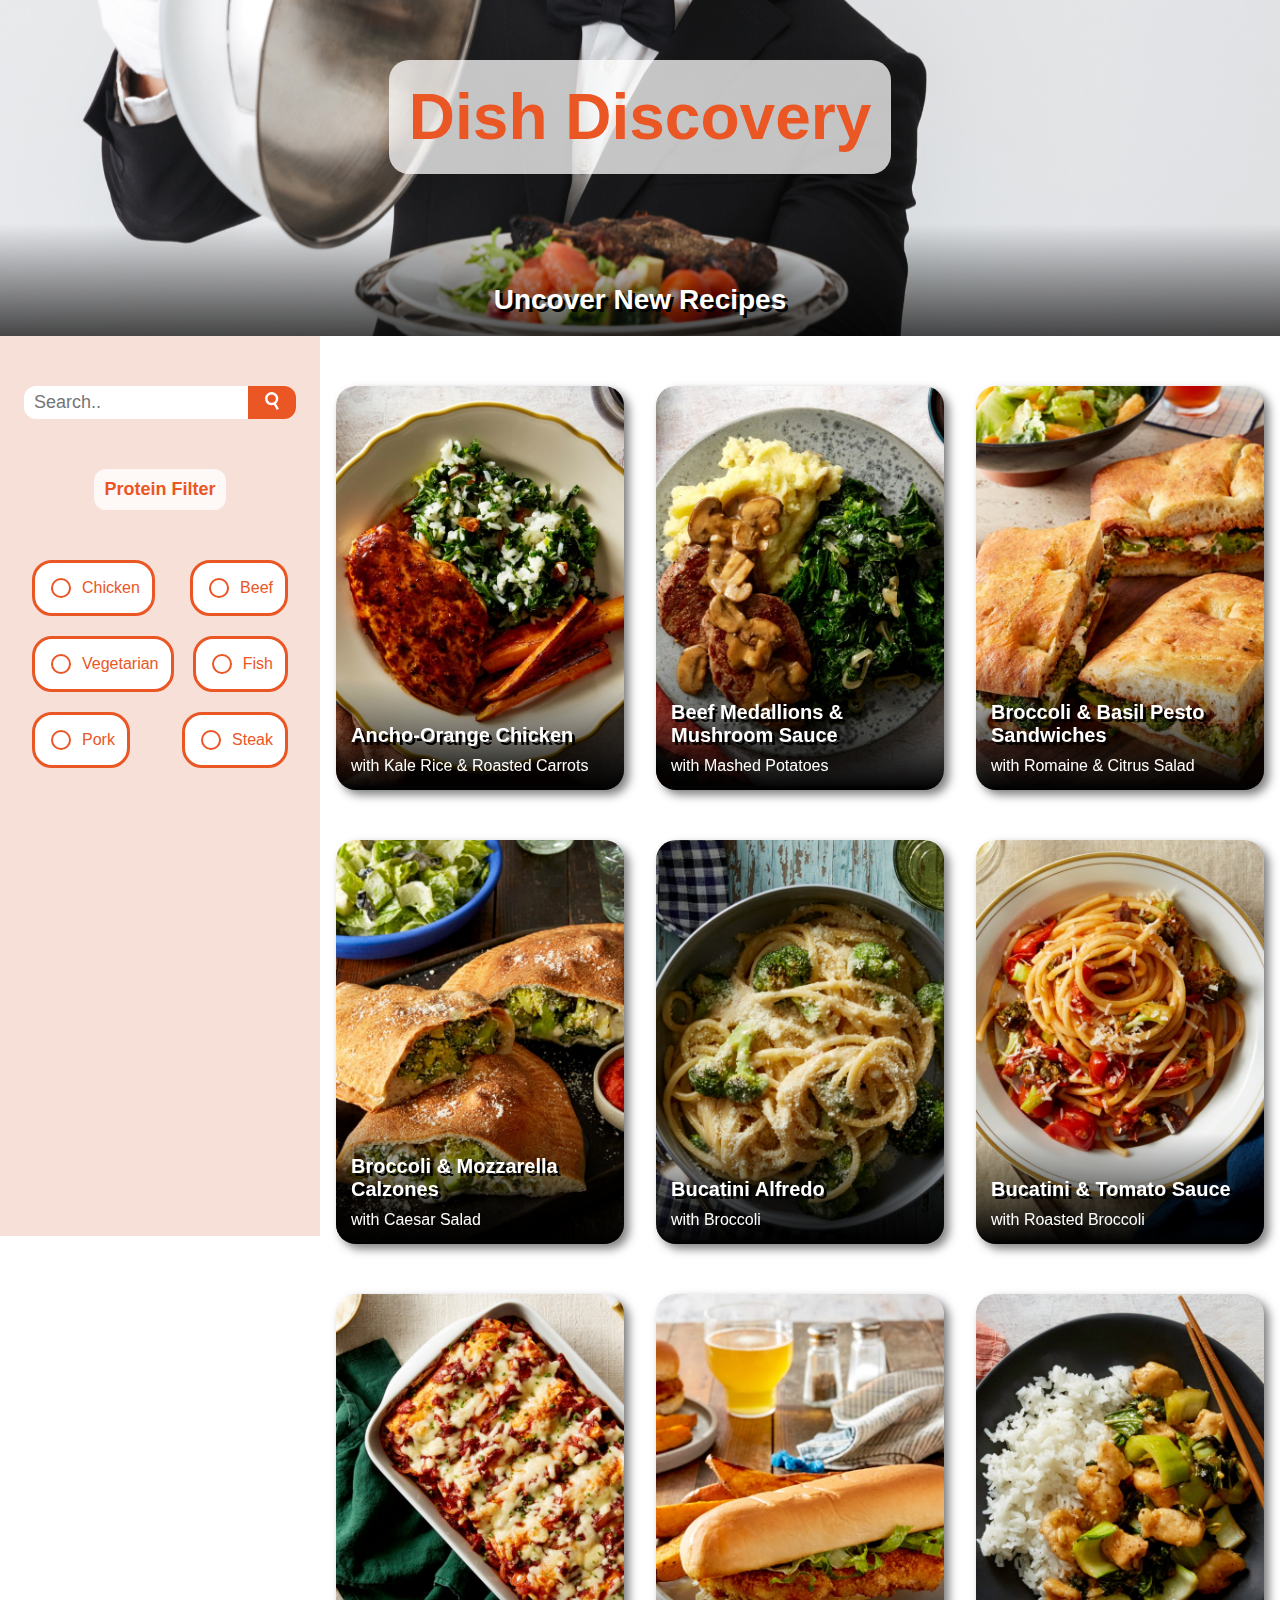
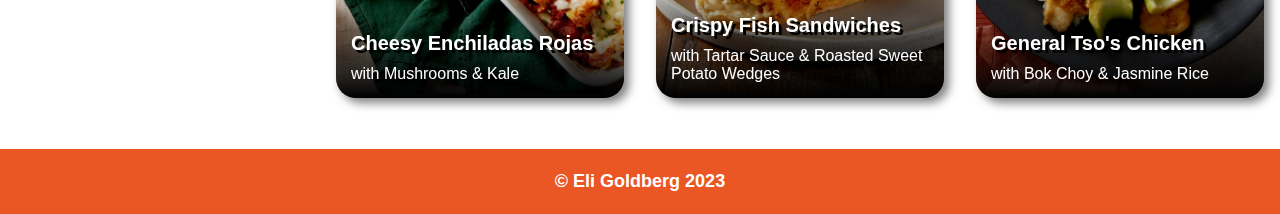
<file: hwk01/index.html>
<!DOCTYPE html>
<html lang="en">
  <head>
    <meta charset="UTF-8">
    <meta name="viewport" content="width=device-width, initial-scale=1.0">
    <meta http-equiv="X-UA-Compatible" content="ie=edge">
    <title>Dish Discovery</title>
    <link rel="stylesheet" href="style.css">
  </head>
  <body>
    <div id="headercon">
        <h1> Dish Discovery</h1>
        <h2> Uncover New Recipes </h2>
    </div>
  <main>
    <div class="filterscon">
      <div class="searchcon">
        <form>
        <input type="text" placeholder="Search..">
        <button class="search" type="submit">
          <svg fill="#000000"  version="1.1" id="Capa_1" xmlns="http://www.w3.org/2000/svg" xmlns:xlink="http://www.w3.org/1999/xlink" viewBox="0 0 183.792 183.792" xml:space="preserve"><g id="SVGRepo_bgCarrier" stroke-width="0"></g><g id="SVGRepo_tracerCarrier" stroke-linecap="round" stroke-linejoin="round"></g><g id="SVGRepo_iconCarrier"> <path d="M54.734,9.053C39.12,18.067,27.95,32.624,23.284,50.039c-4.667,17.415-2.271,35.606,6.743,51.22 c12.023,20.823,34.441,33.759,58.508,33.759c7.599,0,15.139-1.308,22.287-3.818l30.364,52.592l21.65-12.5l-30.359-52.583 c10.255-8.774,17.638-20.411,21.207-33.73c4.666-17.415,2.27-35.605-6.744-51.22C134.918,12.936,112.499,0,88.433,0 C76.645,0,64.992,3.13,54.734,9.053z M125.29,46.259c5.676,9.831,7.184,21.285,4.246,32.25c-2.938,10.965-9.971,20.13-19.802,25.806 c-6.462,3.731-13.793,5.703-21.199,5.703c-15.163,0-29.286-8.146-36.857-21.259c-5.676-9.831-7.184-21.284-4.245-32.25 c2.938-10.965,9.971-20.13,19.802-25.807C73.696,26.972,81.027,25,88.433,25C103.597,25,117.719,33.146,125.29,46.259z"></path> </g></svg>
        </button>
        </form>
        <h5>
          Protein Filter
        </h5>
        <div class="protfilter">
          <div class="protgro">
            <label class="label">  <input class="cb" type="checkbox"> Chicken</label>
          </div>
          <div class="protgro">
            <label>  <input class="cb" type="checkbox"> Beef</label>
          </div>
          <div class="protgro">
            <label>  <input class="cb" type="checkbox"> Vegetarian</label>
          </div>
          <div class="protgro">
            <label>  <input class="cb" type="checkbox"> Fish</label>
          </div>
          <div class="protgro">
            <label>  <input class="cb" type="checkbox"> Pork</label>
          </div>
          <div class="protgro">
            <label>  <input class="cb" type="checkbox"> Steak</label>
          </div>
        </div>
      </div>
    </div>
    <div class="wholerecipecon">
      <div class="recipecon">
        <img src="imgs/recipe-main-imgs/0101_FPP_Chicken-Rice_97338_WEB_SQ.jpg" alt="placeholder">
        <div class="rectitle">
          <h3>
            Ancho-Orange Chicken
          </h3>
          <h4>
            with Kale Rice &amp; Roasted Carrots
          </h4>
        </div>
      </div>
      <div class="recipecon">
        <img src="imgs/recipe-main-imgs/0101_2PM_Steak-Diane_97315_SQ.jpg" alt="placeholder">
        <div class="rectitle">
          <h3>
            Beef Medallions &amp; Mushroom Sauce
          </h3>
          <h4>
            with Mashed Potatoes
          </h4>
        </div>
      </div>
      <div class="recipecon">
        <img src="imgs/recipe-main-imgs/1225_FPV_Pesto_-Broccoli-Sandwich_74916_WEB_SQ.jpg" alt="placeholder">
        <div class="rectitle">
          <h3>
            Broccoli &amp; Basil Pesto Sandwiches
          </h3>
          <h4>
            with Romaine &amp; Citrus Salad
          </h4>
        </div>
      </div>
      <div class="recipecon">
        <img src="imgs/recipe-main-imgs/0101_FPV_Broccoli-Calzones_97286_WEB_SQ.jpg" alt="placeholder">
        <div class="rectitle">
          <h3>
            Broccoli &amp; Mozzarella Calzones
          </h3>
          <h4>
            with Caesar Salad
          </h4>
        </div>
      </div>
      <div class="recipecon">
        <img src="imgs/recipe-main-imgs/0101_2PV1_Broccoli-Bucatini-Fettuccine_97230_SQ.jpg" alt="placeholder">
        <div class="rectitle">
          <h3>
            Bucatini Alfredo
          </h3>
          <h4>
            with Broccoli
          </h4>
        </div>
      </div>
      <div class="recipecon">
        <img src="imgs/recipe-main-imgs/1225_2PV1_Bucatini_100082_SQ.jpg" alt="placeholder">
        <div class="rectitle">
          <h3>
            Bucatini &amp; Tomato Sauce
          </h3>
          <h4>
            with Roasted Broccoli
          </h4>
        </div>
      </div>
      <div class="recipecon">
        <img src="imgs/recipe-main-imgs/1120_FPV_Emchiladas_74891_WEB_SQ.jpg" alt="placeholder">
        <div class="rectitle">
          <h3>
            Cheesy Enchiladas Rojas
          </h3>
          <h4>
            with Mushrooms &amp; Kale
          </h4>
        </div>
      </div>
      <div class="recipecon">
        <img src="imgs/recipe-main-imgs/0101_FPF_Crispy-Wild-Alaskan-Pollock_97377_WEB_SQ.jpg" alt="placeholder">
        <div class="rectitle">
          <h3>
            Crispy Fish Sandwiches
          </h3>
          <h4>
            with Tartar Sauce &amp; Roasted Sweet Potato Wedges
          </h4>
        </div>
      </div>
      <div class="recipecon">
        <img src="imgs/recipe-main-imgs/0101_2PRE07_General-Tsos-Chicken_97217_WEB_SQ.jpg" alt="placeholder">
        <div class="rectitle">
          <h3>
            General Tso's Chicken
          </h3>
          <h4>
            with Bok Choy &amp; Jasmine Rice
          </h4>
        </div>
      </div>
    </div>
    <div id="footercon">
        <h1>© Eli Goldberg 2023</h1>
    </div>
  </main>
  <script src="script.js"> </script>
  </body>
  </html>
</file>
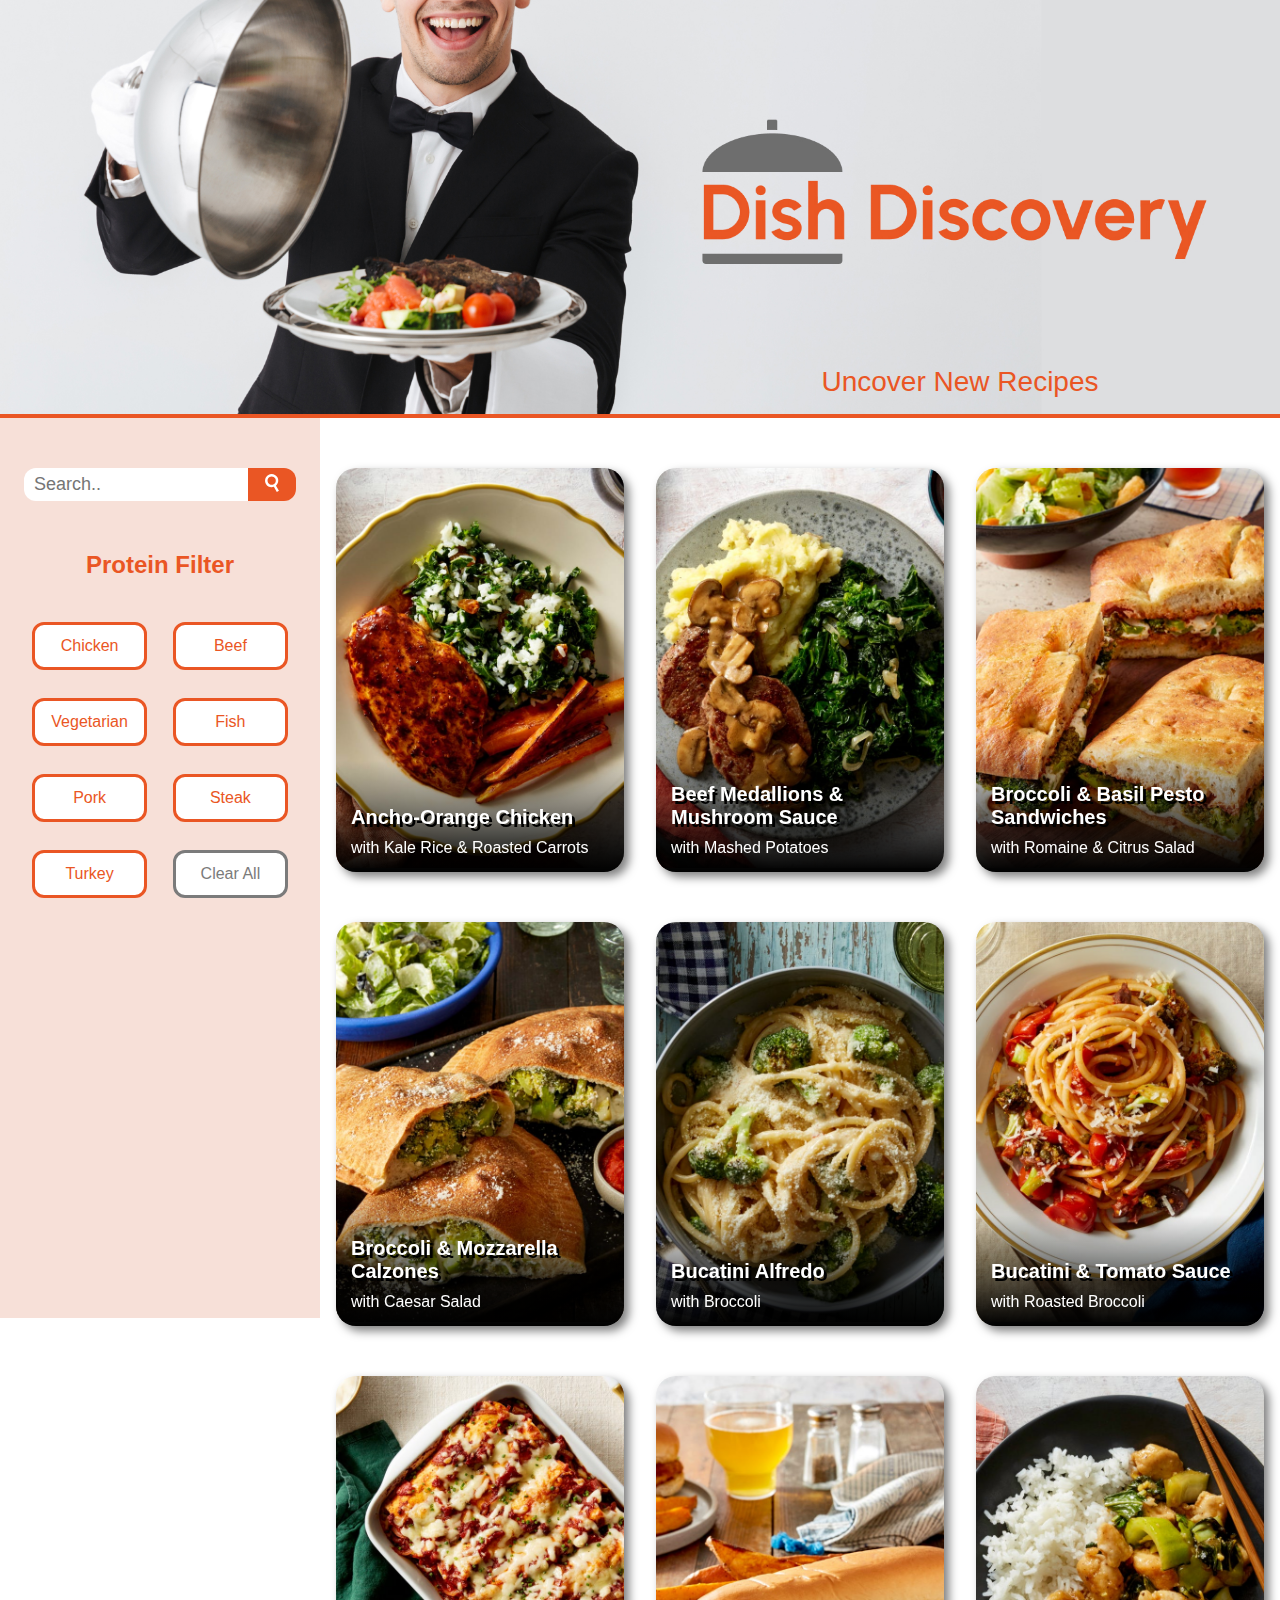
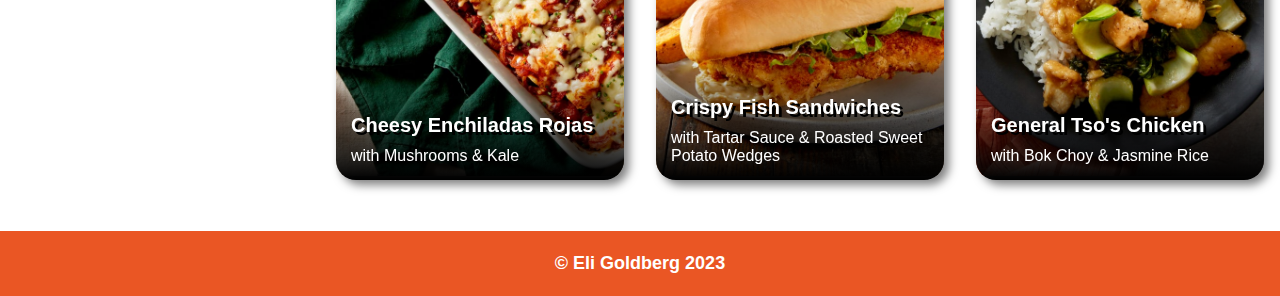
<file: hwk02/index.html>
<!DOCTYPE html>
<html lang="en">
  <head>
    <meta charset="UTF-8">
    <meta name="viewport" content="width=device-width, initial-scale=1.0">
    <meta http-equiv="X-UA-Compatible" content="ie=edge">
    <title>Dish Discovery</title>
    <link rel="stylesheet" href="style.css">
  </head>
  <body>
    <div id="headercon">
        <!-- <h1> Dish Discovery</h1> -->
        <h2> Uncover New Recipes </h2>
        <picture>
          <source media="(max-width: 650px)" srcset="heroimg3-mob.png">
          <img src="heroimg3.png" alt="placeholder">
        </picture>

    </div>
  <main>
    <div class="filterscon">
      <div class="searchcon">
        <form>
        <input type="text" placeholder="Search..">
        <button class="search" type="submit">
          <svg fill="#000000"  version="1.1" id="Capa_1" xmlns="http://www.w3.org/2000/svg" xmlns:xlink="http://www.w3.org/1999/xlink" viewBox="0 0 183.792 183.792" xml:space="preserve"><g id="SVGRepo_bgCarrier" stroke-width="0"></g><g id="SVGRepo_tracerCarrier" stroke-linecap="round" stroke-linejoin="round"></g><g id="SVGRepo_iconCarrier"> <path d="M54.734,9.053C39.12,18.067,27.95,32.624,23.284,50.039c-4.667,17.415-2.271,35.606,6.743,51.22 c12.023,20.823,34.441,33.759,58.508,33.759c7.599,0,15.139-1.308,22.287-3.818l30.364,52.592l21.65-12.5l-30.359-52.583 c10.255-8.774,17.638-20.411,21.207-33.73c4.666-17.415,2.27-35.605-6.744-51.22C134.918,12.936,112.499,0,88.433,0 C76.645,0,64.992,3.13,54.734,9.053z M125.29,46.259c5.676,9.831,7.184,21.285,4.246,32.25c-2.938,10.965-9.971,20.13-19.802,25.806 c-6.462,3.731-13.793,5.703-21.199,5.703c-15.163,0-29.286-8.146-36.857-21.259c-5.676-9.831-7.184-21.284-4.245-32.25 c2.938-10.965,9.971-20.13,19.802-25.807C73.696,26.972,81.027,25,88.433,25C103.597,25,117.719,33.146,125.29,46.259z"></path> </g></svg>
        </button>
        </form>
        <h5>
          Protein Filter
          <!-- <svg width="24px" height="8.4px" viewBox="0 0 120 42" fill="none" xmlns="http://www.w3.org/2000/svg">
            <path d="M5.71666 0C0.597155 0 -1.21429 6.78082 3.22319 9.33389L57.5065 40.5654C59.0502 41.4535 60.9498 41.4535 62.4935 40.5654L116.777 9.33389C121.214 6.78082 119.403 0 114.283 0H5.71666Z" fill="#EA5624"/>
            </svg> -->
        </h5>
        <div id="protfilter" class="filter">
          <div class="protgro">
             <input class="cb" type="checkbox" id="chicken" value="chicken">
             <label for="chicken"> Chicken </label>
          </div>
          <div class="protgro">
            <input class="cb" type="checkbox" id="beef" value="beef">
             <label for="beef"> Beef </label>
          </div>
          <div class="protgro">
            <input class="cb" type="checkbox" id="vegetarian" value="vegetarian">
            <label for="vegetarian"> Vegetarian </label>
          </div>
          <div class="protgro">
            <input class="cb" type="checkbox" id="fish" value="fish">
            <label for="fish"> Fish </label>
          </div>
          <div class="protgro">
            <input class="cb" type="checkbox" id="pork" value="pork">
            <label for="pork"> Pork </label>
          </div>
          <div class="protgro">
            <input class="cb" type="checkbox" id="steak" value="steak">
            <label for="steak"> Steak </label>
            </div>
            <div class="protgro">
              <input class="cb" type="checkbox" id="turkey" value="turkey">
              <label for="turkey"> Turkey </label>
          </div>
          <div class="protgro">
            <button class="cb" type="reset" id="resetprotein" aria-label="Clear All">
              <i class="fa-solid fa-plus" aria-hidden="true"></i> </button>
            <label for="resetprotein"> Clear All </label>
        </div>
        </div>
      </div>
    </div>
    <div class="wholerecipecon">
      <div class="recipecon" onclick="location.href='../hwk03/index.html' ">
        <img src="imgs/recipe-main-imgs/0101_FPP_Chicken-Rice_97338_WEB_SQ.jpg" alt="placeholder">
        <div class="rectitle">
          <h3>
            Ancho-Orange Chicken
          </h3>
          <h4>
            with Kale Rice &amp; Roasted Carrots
          </h4>
        </div>
      </div>
      <div class="recipecon">
        <img src="imgs/recipe-main-imgs/0101_2PM_Steak-Diane_97315_SQ.jpg" alt="placeholder">
        <div class="rectitle">
          <h3>
            Beef Medallions &amp; Mushroom Sauce
          </h3>
          <h4>
            with Mashed Potatoes
          </h4>
        </div>
      </div>
      <div class="recipecon">
        <img src="imgs/recipe-main-imgs/1225_FPV_Pesto_-Broccoli-Sandwich_74916_WEB_SQ.jpg" alt="placeholder">
        <div class="rectitle">
          <h3>
            Broccoli &amp; Basil Pesto Sandwiches
          </h3>
          <h4>
            with Romaine &amp; Citrus Salad
          </h4>
        </div>
      </div>
      <div class="recipecon">
        <img src="imgs/recipe-main-imgs/0101_FPV_Broccoli-Calzones_97286_WEB_SQ.jpg" alt="placeholder">
        <div class="rectitle">
          <h3>
            Broccoli &amp; Mozzarella Calzones
          </h3>
          <h4>
            with Caesar Salad
          </h4>
        </div>
      </div>
      <div class="recipecon">
        <img src="imgs/recipe-main-imgs/0101_2PV1_Broccoli-Bucatini-Fettuccine_97230_SQ.jpg" alt="placeholder">
        <div class="rectitle">
          <h3>
            Bucatini Alfredo
          </h3>
          <h4>
            with Broccoli
          </h4>
        </div>
      </div>
      <div class="recipecon">
        <img src="imgs/recipe-main-imgs/1225_2PV1_Bucatini_100082_SQ.jpg" alt="placeholder">
        <div class="rectitle">
          <h3>
            Bucatini &amp; Tomato Sauce
          </h3>
          <h4>
            with Roasted Broccoli
          </h4>
        </div>
      </div>
      <div class="recipecon">
        <img src="imgs/recipe-main-imgs/1120_FPV_Emchiladas_74891_WEB_SQ.jpg" alt="placeholder">
        <div class="rectitle">
          <h3>
            Cheesy Enchiladas Rojas
          </h3>
          <h4>
            with Mushrooms &amp; Kale
          </h4>
        </div>
      </div>
      <div class="recipecon">
        <img src="imgs/recipe-main-imgs/0101_FPF_Crispy-Wild-Alaskan-Pollock_97377_WEB_SQ.jpg" alt="placeholder">
        <div class="rectitle">
          <h3>
            Crispy Fish Sandwiches
          </h3>
          <h4>
            with Tartar Sauce &amp; Roasted Sweet Potato Wedges
          </h4>
        </div>
      </div>
      <div class="recipecon">
        <img src="imgs/recipe-main-imgs/0101_2PRE07_General-Tsos-Chicken_97217_WEB_SQ.jpg" alt="placeholder">
        <div class="rectitle">
          <h3>
            General Tso's Chicken
          </h3>
          <h4>
            with Bok Choy &amp; Jasmine Rice
          </h4>
        </div>
      </div>
    </div>
    <div id="footercon">
        <h1>© Eli Goldberg 2023</h1>
    </div>
  </main>
  <script src="script.js"> </script>
  </body>
  </html>
</file>
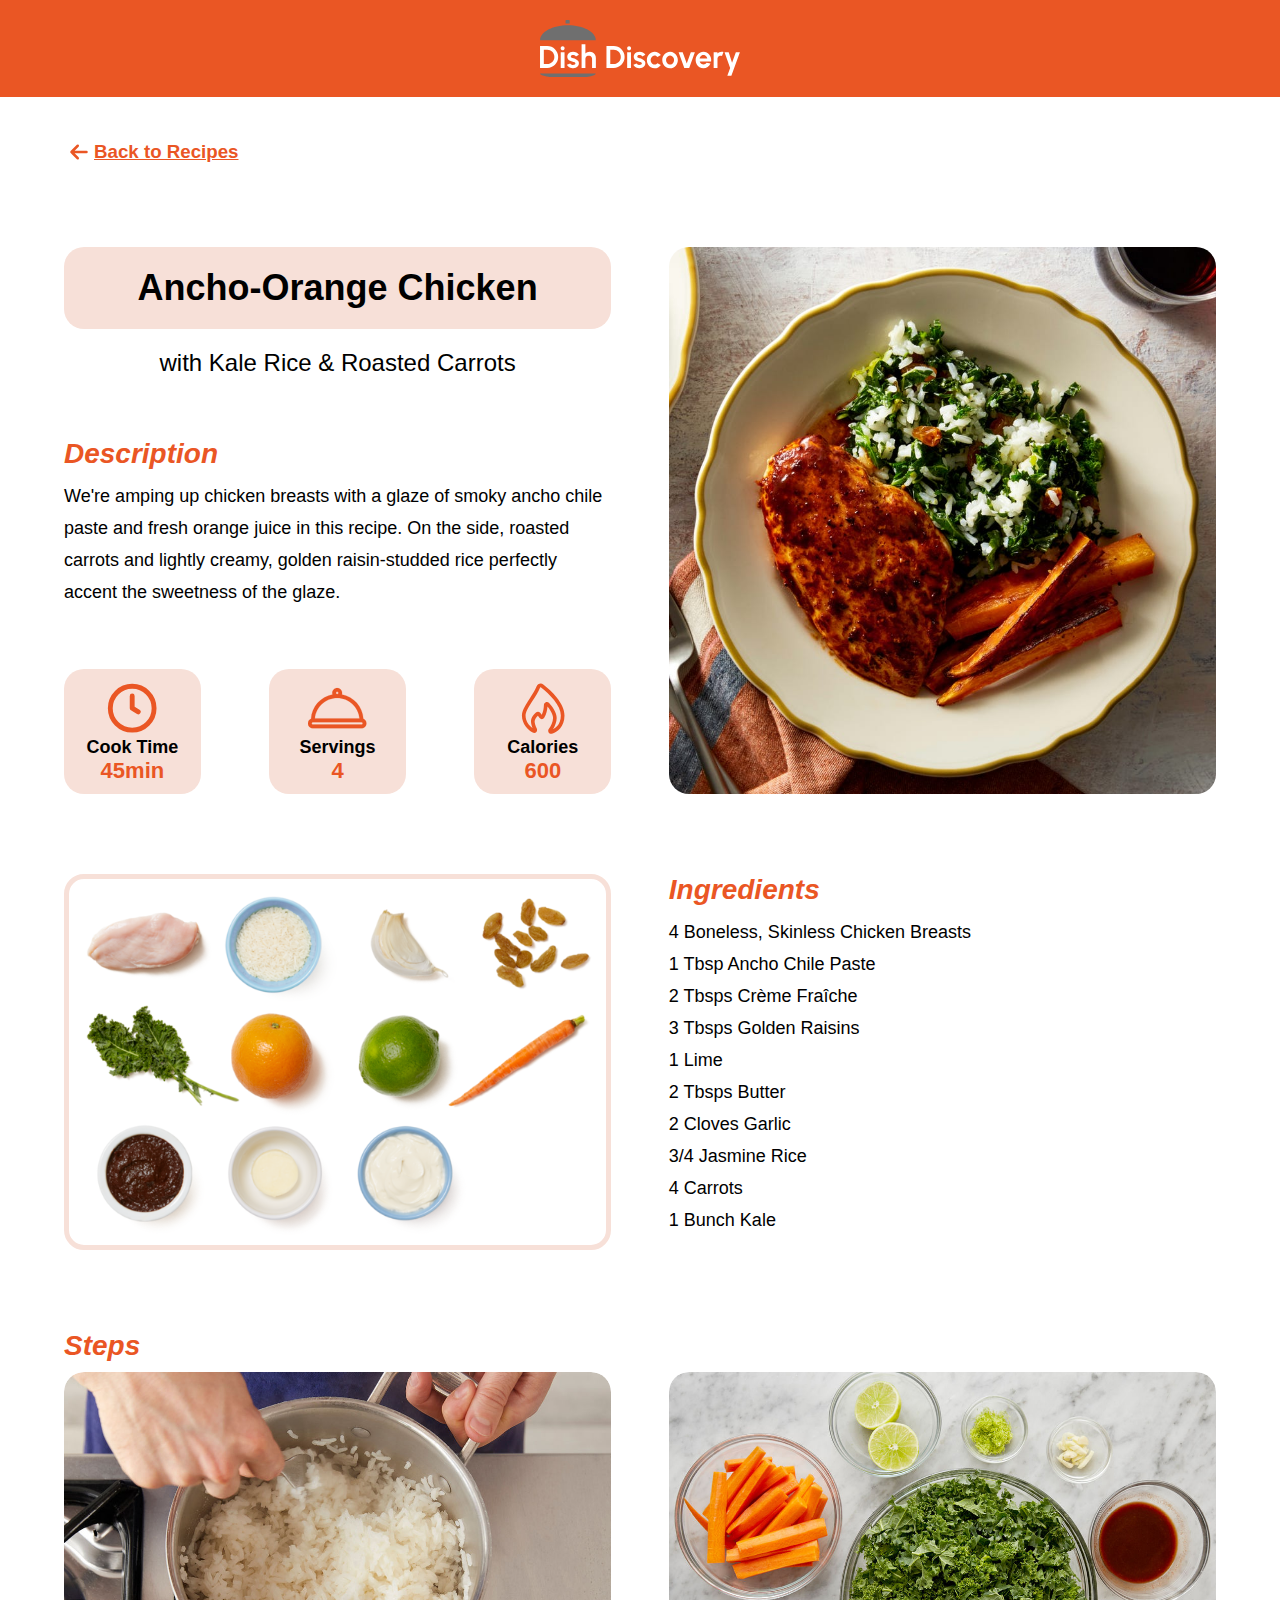
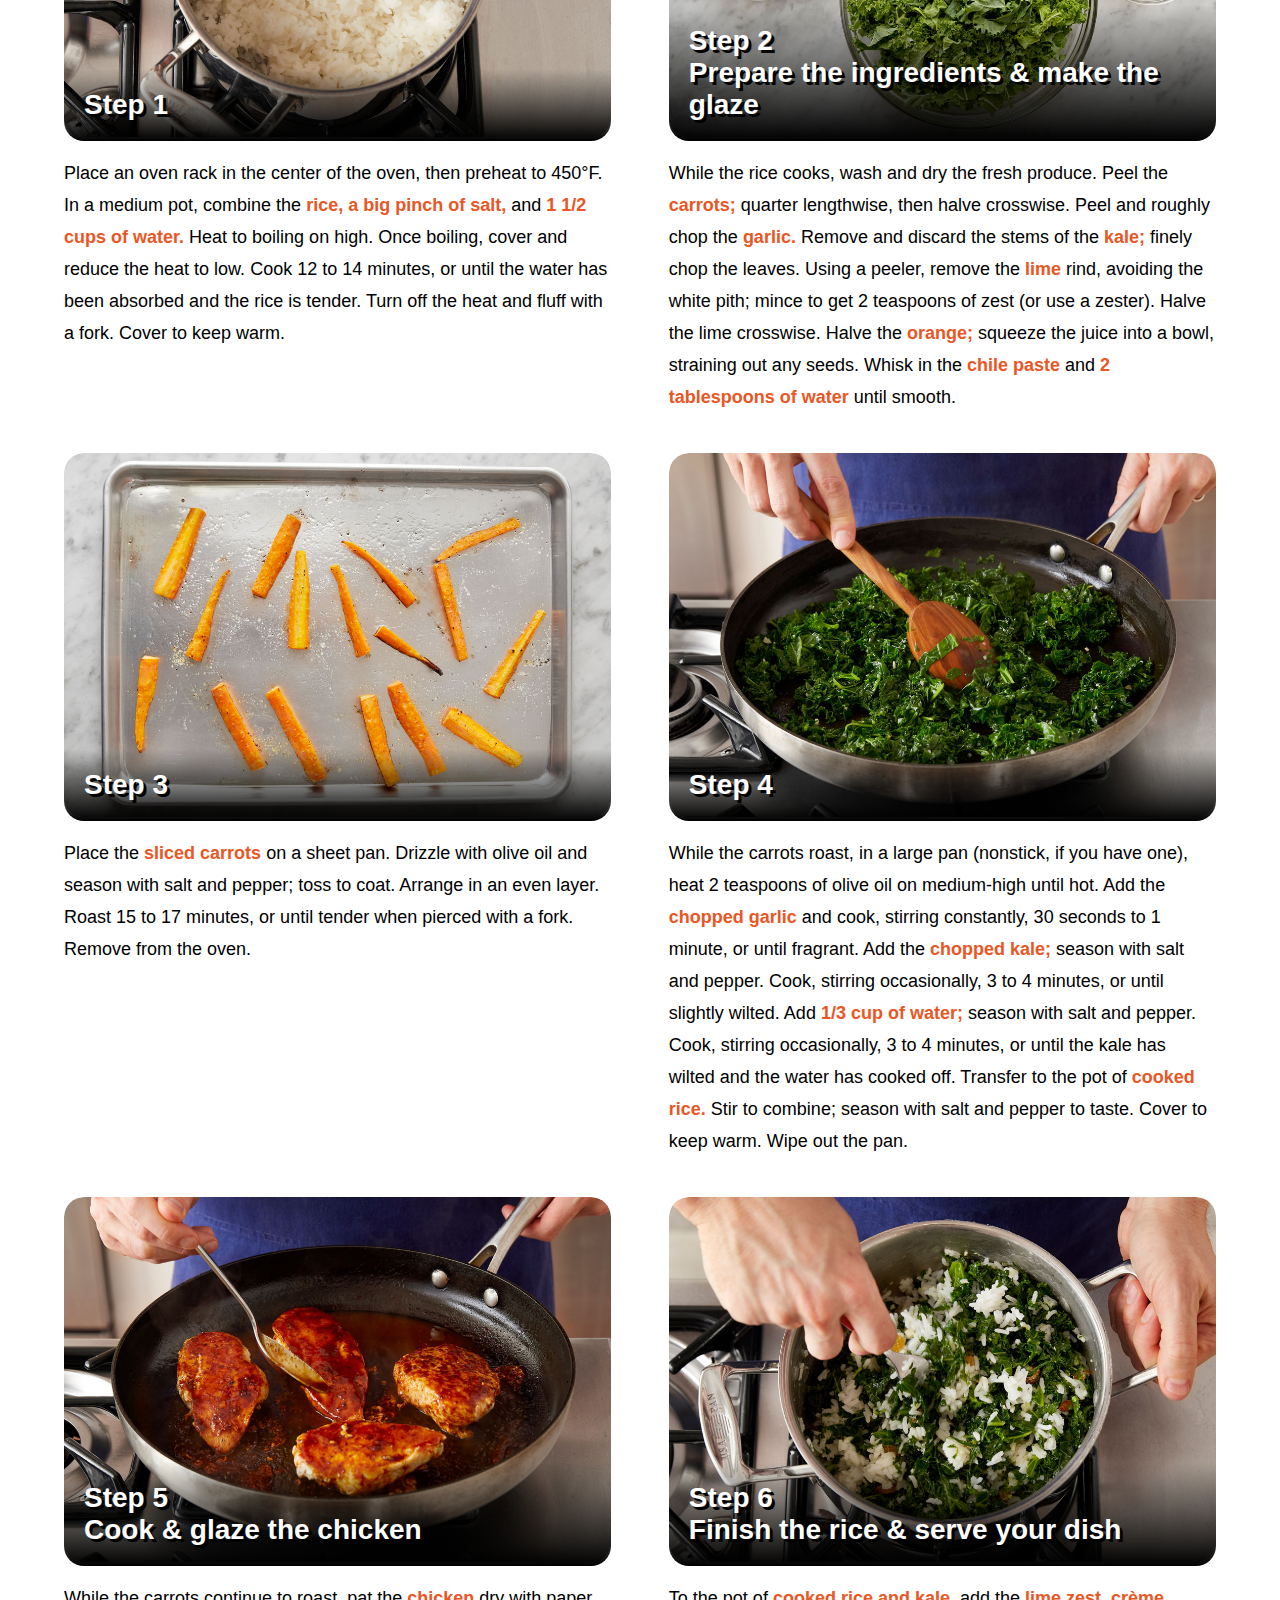
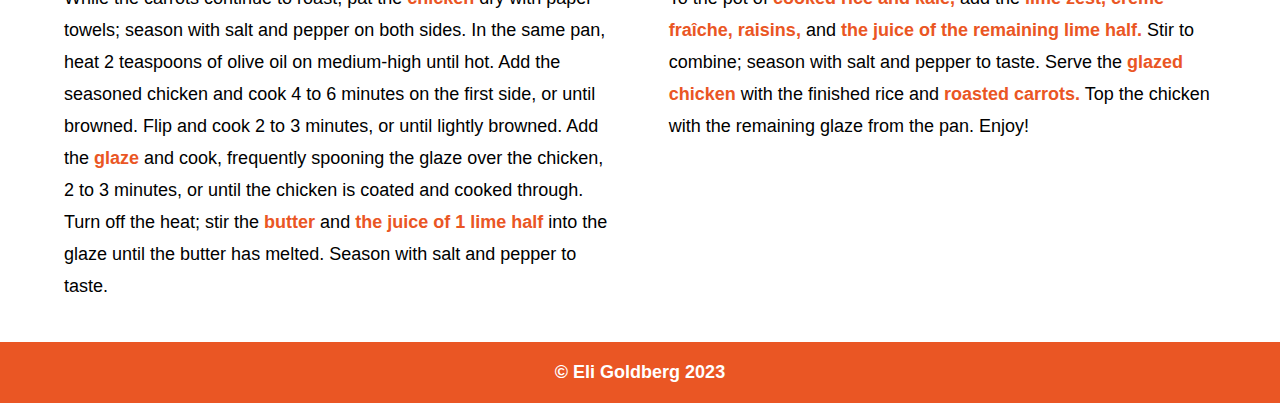
<file: hwk03/index.html>
<!DOCTYPE html>
<html lang="en">
  <head>
    <meta charset="UTF-8">
    <meta name="viewport" content="width=device-width, initial-scale=1.0">
    <meta http-equiv="X-UA-Compatible" content="ie=edge">
    <title>Dish Discovery - Recipe Page</title>
    <link rel="stylesheet" href="style1.css">
  </head>
  <body>
    <!-- <div id="headercon">
        <h1> Dish Discovery</h1>
        <h2> Uncover New Recipes </h2>
        <picture>
          <source media="(max-width: 650px)" srcset="heroimg3-mob.png">
          <img src="heroimg3.png" alt="placeholder">
        </picture>
    </div> -->
    <div class="headercon">
        <!-- <h1 class="whitetext">
            Home
        </h1> -->
        <img id="logo" src="imgs/dishdisclogo.svg" alt="placeholder">
    </div>
    <div class="goback">
        <svg viewBox="0 0 24 24" fill="none" xmlns="http://www.w3.org/2000/svg"><g id="SVGRepo_bgCarrier" stroke-width="0"></g><g id="SVGRepo_tracerCarrier" stroke-linecap="round" stroke-linejoin="round"></g><g id="SVGRepo_iconCarrier"> <path d="M6 12H18M6 12L11 7M6 12L11 17" stroke="#ea5624" stroke-width="2" stroke-linecap="round" stroke-linejoin="round"></path> </g></svg>
        <h3>
            <a href="../hwk02/index.html">
                Back to Recipes
            </a>
        </h3>
    </div>
    <main>
        <div class="mainsect row flex twochild">
            <div class="column gap10 flex">
                <div>
                    <h1 class="title">
                        Ancho-Orange Chicken
                    </h1>
                    <h2 class="subtitle">
                        with Kale Rice &amp; Roasted Carrots
                    </h2>
                </div>
                <div>
                    <h2 class="heading">
                        Description
                    </h2>
                    <p class="recdescript">
                        We're amping up chicken breasts with a glaze of smoky ancho chile paste and fresh orange juice in this recipe. On the side, roasted carrots and lightly creamy, golden raisin-studded rice perfectly accent the sweetness of the glaze.
                    </p>
                </div>
                <div class="rowtoc flex threech">
                    <div class="mainicon">
                        <div class="iconsvg">
                            <svg viewBox="0 0 24 24" fill="none" xmlns="http://www.w3.org/2000/svg"><g id="SVGRepo_bgCarrier" stroke-width="0"></g><g id="SVGRepo_tracerCarrier" stroke-linecap="round" stroke-linejoin="round"></g><g id="SVGRepo_iconCarrier"> <path d="M12 7V12L14.5 13.5M21 12C21 16.9706 16.9706 21 12 21C7.02944 21 3 16.9706 3 12C3 7.02944 7.02944 3 12 3C16.9706 3 21 7.02944 21 12Z" stroke="#ea5624" stroke-width="2" stroke-linecap="round" stroke-linejoin="round"></path> </g></svg>
                        </div>
                        <h3>
                            Cook Time
                        </h3>
                        <h3>
                            45min
                        </h3>
                    </div>
                    <div class="mainicon">
                        <div class="iconsvg">
                            <svg fill="#ea5624" version="1.1" id="Capa_1" xmlns="http://www.w3.org/2000/svg" xmlns:xlink="http://www.w3.org/1999/xlink" viewBox="0 0 297 297" xml:space="preserve" stroke="#ea5624"><g id="SVGRepo_bgCarrier" stroke-width="0"></g><g id="SVGRepo_tracerCarrier" stroke-linecap="round" stroke-linejoin="round"></g><g id="SVGRepo_iconCarrier"> <path d="M281.346,202.737C277.872,140.813,231.86,90.065,172.13,79.315c0.859-2.521,1.332-5.22,1.332-8.027 c0-13.764-11.198-24.961-24.962-24.961s-24.962,11.197-24.962,24.961c0,2.808,0.473,5.505,1.331,8.026 C65.141,90.063,19.134,140.813,15.66,202.735C6.464,206.54,0,215.406,0,225.712c0,13.764,11.53,24.961,25.702,24.961h245.596 c14.172,0,25.702-11.197,25.702-24.961C297,215.409,290.538,206.544,281.346,202.737z M142.576,71.288 c0-3.266,2.657-5.923,5.924-5.923s5.924,2.657,5.924,5.923c0,3.267-2.657,5.924-5.924,5.924S142.576,74.555,142.576,71.288z M148.5,96.25c59.666,0,108.774,46.064,113.626,104.5H34.874C39.726,142.314,88.834,96.25,148.5,96.25z M271.298,231.635H25.702 c-3.611,0-6.664-2.713-6.664-5.923c0-3.211,3.053-5.924,6.664-5.924h245.596c3.611,0,6.664,2.713,6.664,5.924 C277.962,228.922,274.909,231.635,271.298,231.635z"></path> </g></svg>                        </div>
                        <h3>
                            Servings
                        </h3>
                        <h3>
                            4
                        </h3>
                    </div>
                    <div class="mainicon">
                        <div class="iconsvg">
                            <svg viewBox="0 0 24 24" fill="none" xmlns="http://www.w3.org/2000/svg"><g id="SVGRepo_bgCarrier" stroke-width="0"></g><g id="SVGRepo_tracerCarrier" stroke-linecap="round" stroke-linejoin="round"></g><g id="SVGRepo_iconCarrier"> <path fill-rule="evenodd" clip-rule="evenodd" d="M9.25961 3.09856C9.6636 2.08774 10.9948 1.46276 12.0272 2.2492C13.7471 3.55935 15.9044 5.4855 17.6398 7.68865C19.3595 9.87197 20.75 12.4348 20.75 15C20.75 17.2933 20.0398 18.9975 19.0117 20.218C17.9933 21.4269 16.6994 22.1193 15.5816 22.4671C15.0076 22.6457 14.4825 22.3825 14.2275 21.9545C13.9871 21.5512 13.9859 21.0147 14.2863 20.583C15.1436 19.351 16.05 17.5793 16.05 16C16.05 15.2165 15.7123 14.2889 15.1668 13.3372C14.7566 12.6215 14.2539 11.9351 13.7643 11.3465C13.6627 12.7494 13.3578 14.5121 12.412 15.9696C11.9822 16.6319 11.0267 16.706 10.518 16.0627C10.3592 15.8618 10.2023 15.6412 10.0588 15.4393C10.0501 15.4271 10.0415 15.4151 10.033 15.403C9.9545 15.2927 9.87986 15.1882 9.80763 15.09C9.12187 15.773 8.48333 16.5902 8.48333 17.5C8.48333 18.3037 8.88448 19.4025 9.35898 20.3335C9.61561 20.837 9.50832 21.3951 9.1994 21.7606C8.87092 22.1492 8.27312 22.3491 7.70569 22.0206C5.76159 20.8952 3.25 18.4917 3.25 15C3.25 14.0531 3.57109 13.0736 4.0203 12.1168C4.47254 11.1536 5.0858 10.15 5.72984 9.14739C5.95297 8.80004 6.17941 8.45306 6.40546 8.10668C7.51002 6.41411 8.60528 4.73579 9.25961 3.09856ZM10.8983 3.41743C10.7958 3.45292 10.6992 3.53846 10.6525 3.65524C9.93718 5.44504 8.74008 7.27713 7.63532 8.9679C7.41569 9.30403 7.19971 9.63458 6.99189 9.95809C6.35264 10.9532 5.78547 11.8866 5.3781 12.7543C4.96769 13.6284 4.75 14.3737 4.75 15C4.75 17.2945 6.15653 19.0762 7.63307 20.1782C7.27845 19.3371 6.98333 18.367 6.98333 17.5C6.98333 15.7694 8.2827 14.4629 9.00894 13.7752C9.47929 13.3298 10.2914 13.2899 10.7647 13.874C10.9359 14.0853 11.1032 14.3197 11.2553 14.5336L11.2734 14.559C11.3161 14.619 11.3576 14.6774 11.3983 14.7342C12.0671 13.4599 12.2543 11.9056 12.3012 10.6262C12.3204 10.0998 12.6468 9.68344 13.0747 9.50935C13.5118 9.33153 14.0549 9.40987 14.4285 9.82319L13.8721 10.3261L14.4285 9.82319C15.0949 10.5604 15.8626 11.5347 16.4682 12.5913C17.0657 13.6337 17.55 14.8329 17.55 16C17.55 17.6926 16.7822 19.4101 16.0062 20.6885C16.6582 20.3692 17.3159 19.9028 17.8644 19.2516C18.6512 18.3177 19.25 16.9612 19.25 15C19.25 12.9433 18.1125 10.7131 16.4614 8.61679C14.8259 6.54033 12.7696 4.70034 11.1183 3.44243C11.0636 3.40079 10.993 3.38466 10.8983 3.41743Z" fill="#ea5624"></path> </g></svg>
                        </div>
                        <h3>
                            Calories
                        </h3>
                        <h3>
                            600
                        </h3>
                    </div>
                </div>
            </div>
            <img src="imgs/0101_FPP_Chicken-Rice_97338_WEB_SQ.jpg" alt="placeholder">
        </div>
        <div class="mainsect row flex twochild">
            <img class="border" src="imgs/0101_ING_FPP_large_feature.png" alt="placeholder">
            <div class="column flex">
                <h2 class="heading">
                    Ingredients
                </h2>
                <ol>
                    <li>
                        4 Boneless, Skinless Chicken Breasts
                    </li>
                    <li>
                        1 Tbsp Ancho Chile Paste
                    </li>
                    <li>
                        2 Tbsps Crème Fraîche
                    </li>
                    <li>
                        3 Tbsps Golden Raisins
                    </li>
                    <li>
                        1 Lime
                    </li>
                    <li>
                        2 Tbsps Butter
                    </li>
                    <li>
                        2 Cloves Garlic
                    </li>
                    <li>
                        3/4 Jasmine Rice
                    </li>
                    <li>
                        4 Carrots
                    </li>
                    <li>
                        1 Bunch Kale
                    </li>
                </ol>
            </div>
        </div>
        <div class="mainsect column flex">
            <h2 class="heading">
                Steps
            </h2>
            <div class="row flex fwrap twochild">
                <div class="stepcon flex column">
                    <div class="stepconimg">
                        <h3>
                            Step 1
                        </h3>
                        <img src="imgs/0101_FPP_Chicken-Rice_18594_WEB_retina_feature.jpg" alt="placeholder">
                    </div>
                    <p>
                        Place an oven rack in the center of the oven, then preheat to 450°F. In a medium pot, combine the <strong>rice, a big pinch of salt,</strong> and <strong>1 1/2 cups of water.</strong> Heat to boiling on high. Once boiling, cover and reduce the heat to low. Cook 12 to 14 minutes, or until the water has been absorbed and the rice is tender. Turn off the heat and fluff with a fork. Cover to keep warm.
                    </p>
                </div>
                <div class="stepcon flex column">
                    <div class="stepconimg">
                        <h3>
                            Step 2 <br> Prepare the ingredients &amp; make the glaze
                        </h3>
                        <img src="imgs/0101_FPP_Chicken-Rice_18622_WEB_retina_feature.jpg" alt="placeholder">
                    </div>
                    <p>
                        While the rice cooks, wash and dry the fresh produce. Peel the <strong>carrots;</strong> quarter lengthwise, then halve crosswise. Peel and roughly chop the <strong>garlic.</strong> Remove and discard the stems of the <strong>kale;</strong> finely chop the leaves. Using a peeler, remove the <strong>lime</strong> rind, avoiding the white pith; mince to get 2 teaspoons of zest (or use a zester). Halve the lime crosswise. Halve the <strong>orange;</strong> squeeze the juice into a bowl, straining out any seeds. Whisk in the <strong>chile paste</strong> and <strong>2 tablespoons of water</strong> until smooth.
                    </p>
                </div>
                <div class="stepcon flex column">
                    <div class="stepconimg">
                        <h3>
                            Step 3
                        </h3>
                        <img src="imgs/0101_FPP_Chicken-Rice_18626_WEB_retina_feature.jpg" alt="placeholder">
                    </div>
                    <p>
                        Place the <strong>sliced carrots</strong> on a sheet pan. Drizzle with olive oil and season with salt and pepper; toss to coat. Arrange in an even layer. Roast 15 to 17 minutes, or until tender when pierced with a fork. Remove from the oven.
                    </p>
                </div>
                <div class="stepcon flex column">
                    <div class="stepconimg">
                        <h3>
                            Step 4
                        </h3>
                        <img src="imgs/0101_FPP_Chicken-Rice_18609_WEB_retina_feature.jpg" alt="placeholder">
                    </div>
                    <p>
                        While the carrots roast, in a large pan (nonstick, if you have one), heat 2 teaspoons of olive oil on medium-high until hot. Add the <strong>chopped garlic</strong> and cook, stirring constantly, 30 seconds to 1 minute, or until fragrant. Add the <strong>chopped kale;</strong> season with salt and pepper. Cook, stirring occasionally, 3 to 4 minutes, or until slightly wilted. Add <strong>1/3 cup of water;</strong> season with salt and pepper. Cook, stirring occasionally, 3 to 4 minutes, or until the kale has wilted and the water has cooked off. Transfer to the pot of <strong>cooked rice.</strong> Stir to combine; season with salt and pepper to taste. Cover to keep warm. Wipe out the pan.
                    </p>
                </div>
                <div class="stepcon flex column">
                    <div class="stepconimg">
                        <h3>
                            Step 5 <br> Cook &amp; glaze the chicken
                        </h3>
                        <img src="imgs/0101_FPP_Chicken-Rice_18639_WEB_retina_feature.jpg" alt="placeholder">
                    </div>
                    <p>
                        While the carrots continue to roast, pat the <strong>chicken</strong> dry with paper towels; season with salt and pepper on both sides. In the same pan, heat 2 teaspoons of olive oil on medium-high until hot. Add the seasoned chicken and cook 4 to 6 minutes on the first side, or until browned. Flip and cook 2 to 3 minutes, or until lightly browned. Add the <strong>glaze</strong> and cook, frequently spooning the glaze over the chicken, 2 to 3 minutes, or until the chicken is coated and cooked through. Turn off the heat; stir the <strong>butter</strong> and <strong>the juice of 1 lime half</strong> into the glaze until the butter has melted. Season with salt and pepper to taste.
                    </p>
                </div>
                <div class="stepcon flex column">
                    <div class="stepconimg">
                        <h3>
                            Step 6 <br>
                            Finish the rice &amp; serve your dish
                        </h3>
                        <img src="imgs/0101_FPP_Chicken-Rice_18630_WEB_retina_feature.jpg" alt="placeholder">
                    </div>
                    <p>
                        To the pot of <strong>cooked rice and kale,</strong> add the <strong>lime zest, crème fraîche, raisins,</strong> and <strong>the juice of the remaining lime half.</strong> Stir to combine; season with salt and pepper to taste. Serve the <strong>glazed chicken</strong> with the finished rice and <strong>roasted carrots.</strong> Top the chicken with the remaining glaze from the pan. Enjoy!
                    </p>
                </div>
            </div>
        </div>
    </main>
    <div id="footercon">
        <h1 class="whitetext">
            © Eli Goldberg 2023
        </h1>
    </div>
  </body>
</html>
</file>
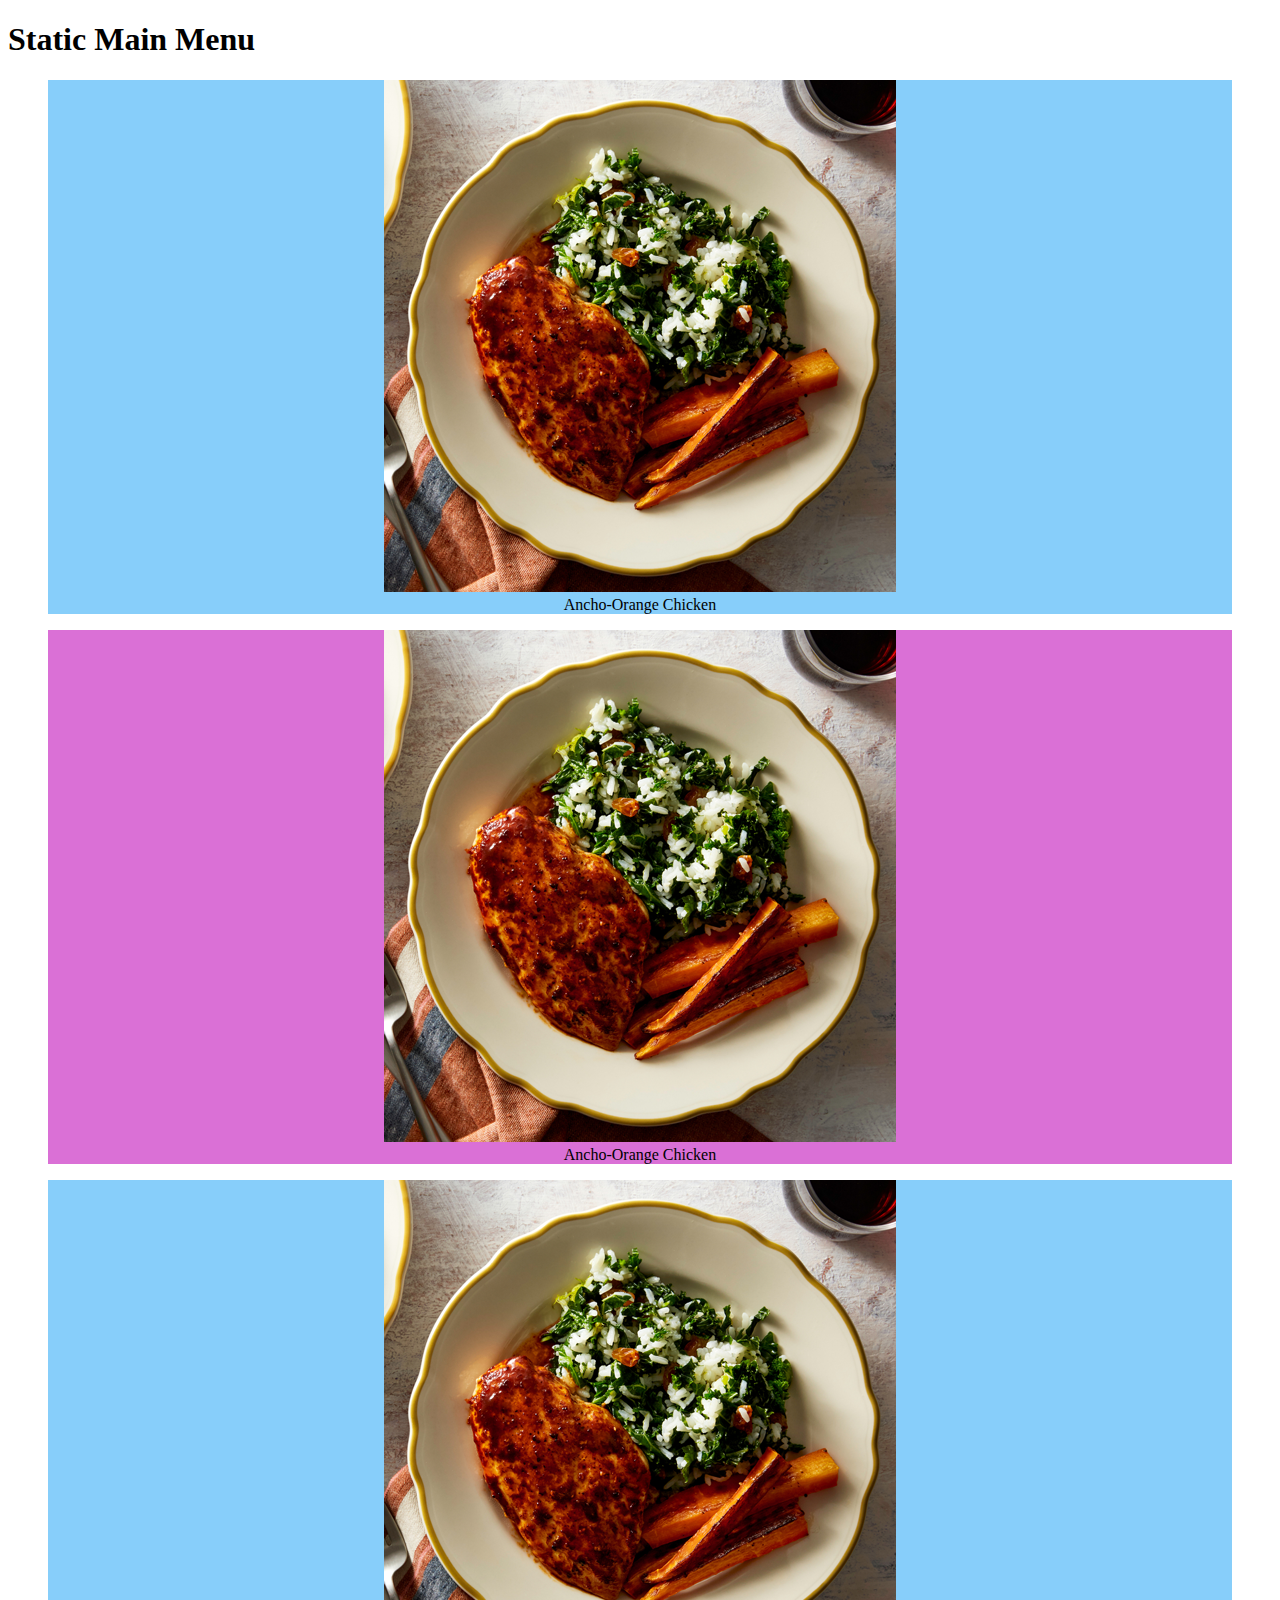
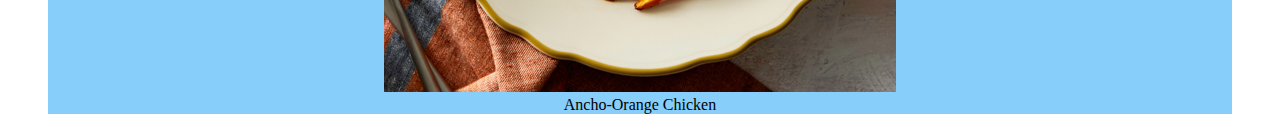
<file: week03-idm232-ejg96/index.html>
<!DOCTYPE html>
<html
lang="en">

<head>
  <title>Static Main Menu</title>
  <link rel="stylesheet" href="general.css">
</head>

<body>
  <h1>Static Main Menu</h1>
  <div id="content">

    <figure class="oneRec">
      <img src="images/0101_FPP_Chicken-Rice_97338_WEB_SQ.png" alt="FFP Chicken Rice">
      <figcaption>
        Ancho-Orange Chicken
      </figcaption>
    </figure>

    <figure class="oneRecOdd">
      <img src="images/0101_FPP_Chicken-Rice_97338_WEB_SQ.png" alt="FFP Chicken Rice">
      <figcaption>
        Ancho-Orange Chicken
      </figcaption>
    </figure>

    <figure class="oneRec">
      <img src="images/0101_FPP_Chicken-Rice_97338_WEB_SQ.png" alt="FFP Chicken Rice">
      <figcaption>
        Ancho-Orange Chicken
      </figcaption>
    </figure>

  </div>
</body>

</html>
</file>
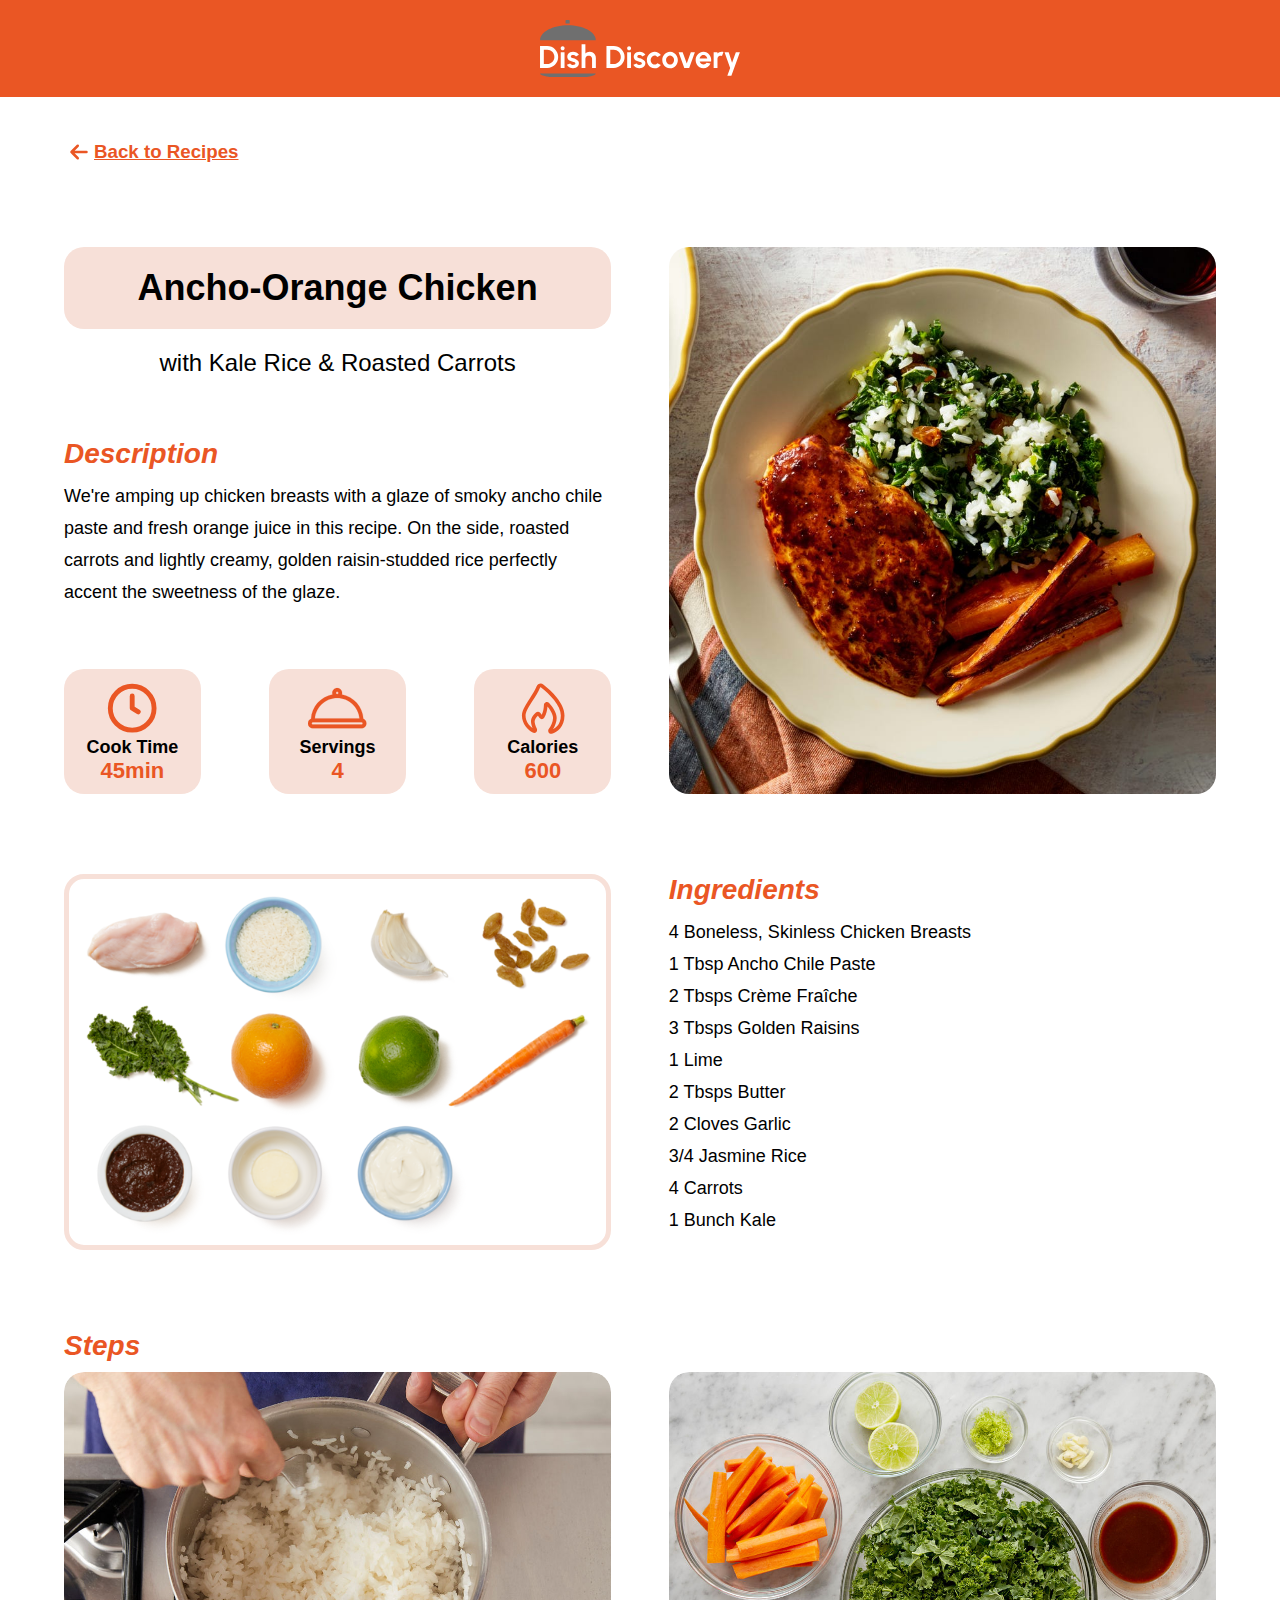
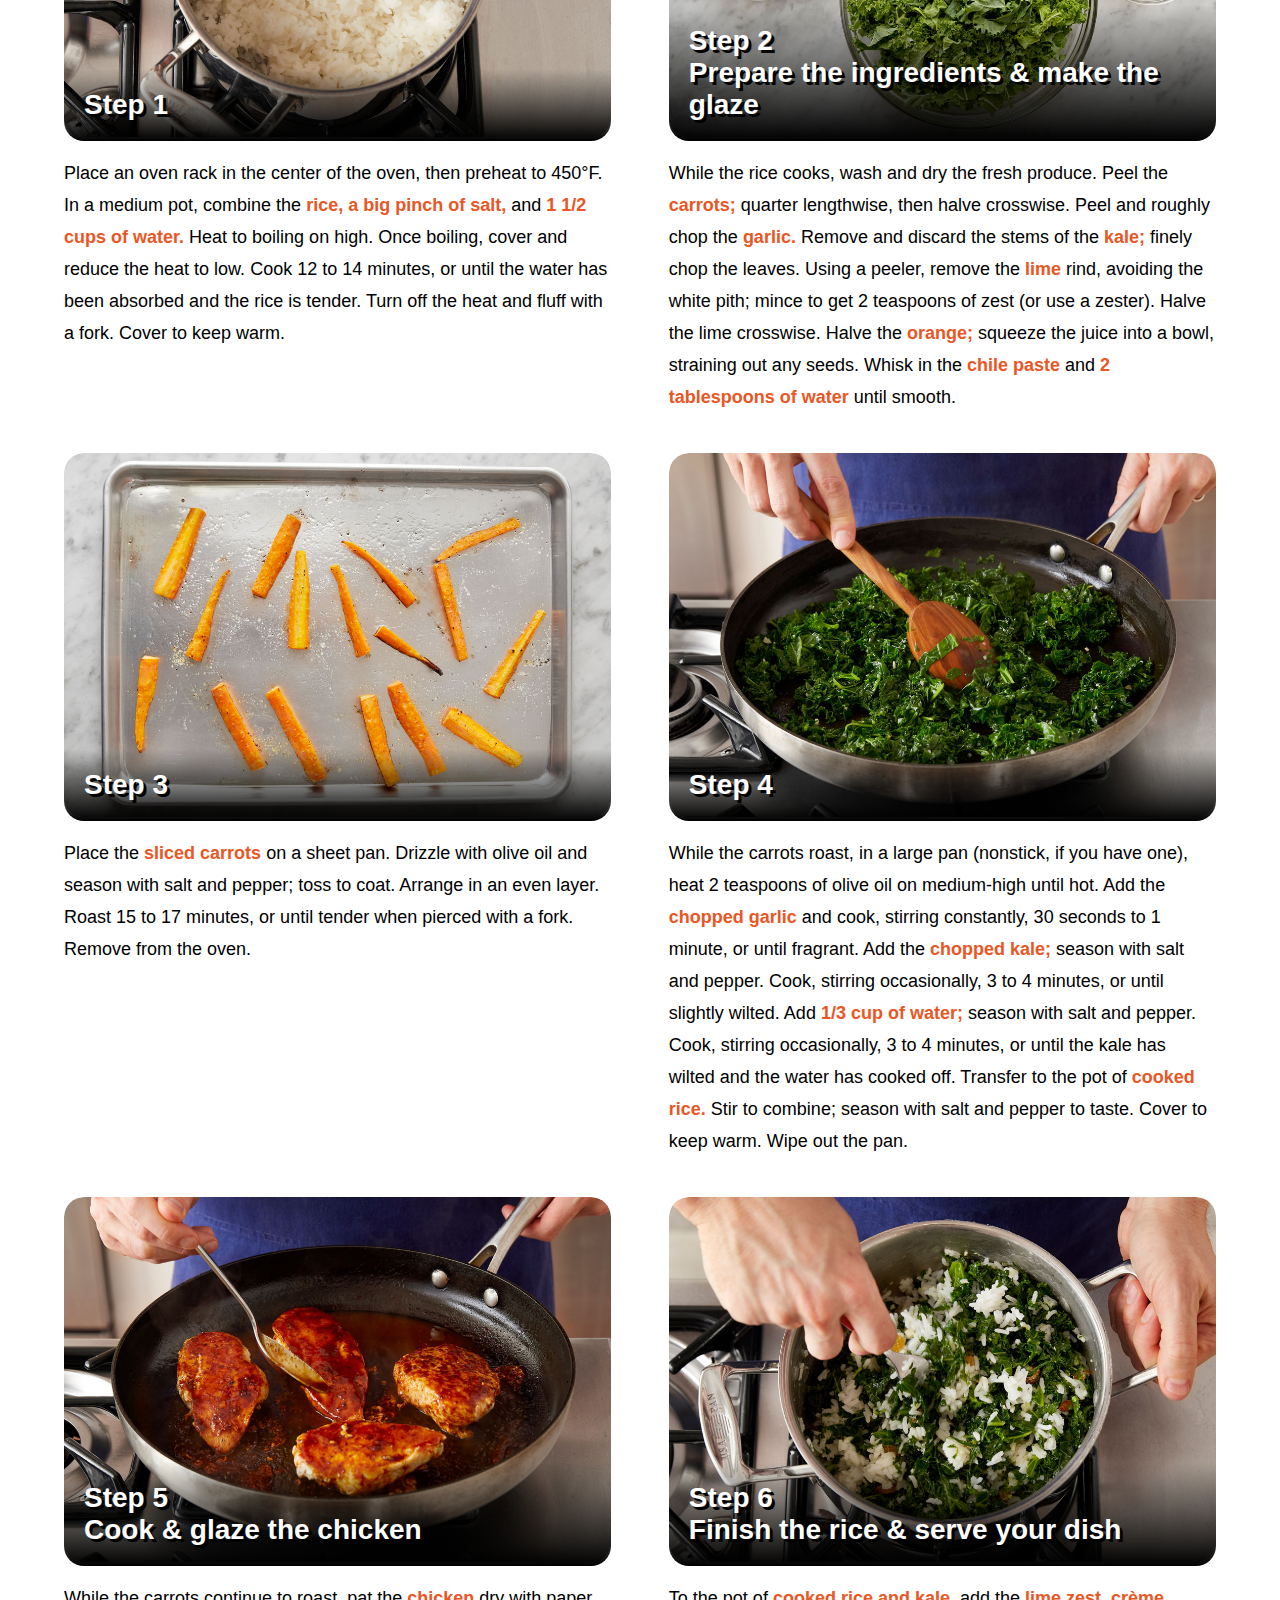
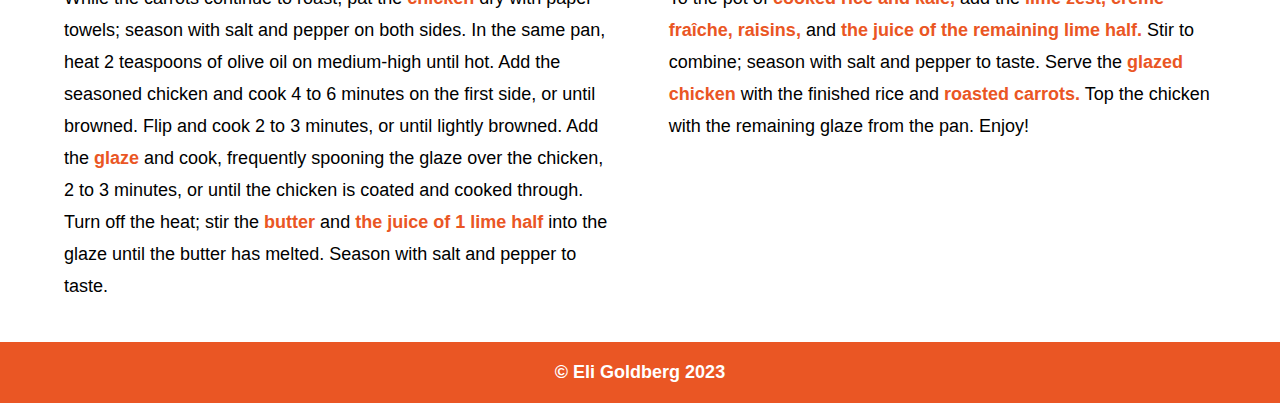
<file: idm232-ejg96-alpha/alpha/recipe-page/index.html>
<!DOCTYPE html>
<html lang="en">
  <head>
    <meta charset="UTF-8">
    <meta name="viewport" content="width=device-width, initial-scale=1.0">
    <meta http-equiv="X-UA-Compatible" content="ie=edge">
    <title>Dish Discovery - Recipe Page</title>
    <link rel="stylesheet" href="style1.css">
  </head>
  <body>
    <!-- <div id="headercon">
        <h1> Dish Discovery</h1>
        <h2> Uncover New Recipes </h2>
        <picture>
          <source media="(max-width: 650px)" srcset="heroimg3-mob.png">
          <img src="heroimg3.png" alt="placeholder">
        </picture>
    </div> -->
    <div class="headercon">
        <!-- <h1 class="whitetext">
            Home
        </h1> -->
        <img id="logo" src="imgs/dishdisclogo.svg" alt="placeholder">
    </div>
    <div class="goback">
        <svg viewBox="0 0 24 24" fill="none" xmlns="http://www.w3.org/2000/svg"><g id="SVGRepo_bgCarrier" stroke-width="0"></g><g id="SVGRepo_tracerCarrier" stroke-linecap="round" stroke-linejoin="round"></g><g id="SVGRepo_iconCarrier"> <path d="M6 12H18M6 12L11 7M6 12L11 17" stroke="#ea5624" stroke-width="2" stroke-linecap="round" stroke-linejoin="round"></path> </g></svg>
        <h3>
            <a href="../">
                Back to Recipes
            </a>
        </h3>
    </div>
    <main>
        <div class="mainsect row flex twochild">
            <div class="column gap10 flex">
                <div>
                    <h1 class="title">
                        Ancho-Orange Chicken
                    </h1>
                    <h2 class="subtitle">
                        with Kale Rice &amp; Roasted Carrots
                    </h2>
                </div>
                <div>
                    <h2 class="heading">
                        Description
                    </h2>
                    <p class="recdescript">
                        We're amping up chicken breasts with a glaze of smoky ancho chile paste and fresh orange juice in this recipe. On the side, roasted carrots and lightly creamy, golden raisin-studded rice perfectly accent the sweetness of the glaze.
                    </p>
                </div>
                <div class="rowtoc flex threech">
                    <div class="mainicon">
                        <div class="iconsvg">
                            <svg viewBox="0 0 24 24" fill="none" xmlns="http://www.w3.org/2000/svg"><g id="SVGRepo_bgCarrier" stroke-width="0"></g><g id="SVGRepo_tracerCarrier" stroke-linecap="round" stroke-linejoin="round"></g><g id="SVGRepo_iconCarrier"> <path d="M12 7V12L14.5 13.5M21 12C21 16.9706 16.9706 21 12 21C7.02944 21 3 16.9706 3 12C3 7.02944 7.02944 3 12 3C16.9706 3 21 7.02944 21 12Z" stroke="#ea5624" stroke-width="2" stroke-linecap="round" stroke-linejoin="round"></path> </g></svg>
                        </div>
                        <h3>
                            Cook Time
                        </h3>
                        <h3>
                            45min
                        </h3>
                    </div>
                    <div class="mainicon">
                        <div class="iconsvg">
                            <svg fill="#ea5624" version="1.1" id="Capa_1" xmlns="http://www.w3.org/2000/svg" xmlns:xlink="http://www.w3.org/1999/xlink" viewBox="0 0 297 297" xml:space="preserve" stroke="#ea5624"><g id="SVGRepo_bgCarrier" stroke-width="0"></g><g id="SVGRepo_tracerCarrier" stroke-linecap="round" stroke-linejoin="round"></g><g id="SVGRepo_iconCarrier"> <path d="M281.346,202.737C277.872,140.813,231.86,90.065,172.13,79.315c0.859-2.521,1.332-5.22,1.332-8.027 c0-13.764-11.198-24.961-24.962-24.961s-24.962,11.197-24.962,24.961c0,2.808,0.473,5.505,1.331,8.026 C65.141,90.063,19.134,140.813,15.66,202.735C6.464,206.54,0,215.406,0,225.712c0,13.764,11.53,24.961,25.702,24.961h245.596 c14.172,0,25.702-11.197,25.702-24.961C297,215.409,290.538,206.544,281.346,202.737z M142.576,71.288 c0-3.266,2.657-5.923,5.924-5.923s5.924,2.657,5.924,5.923c0,3.267-2.657,5.924-5.924,5.924S142.576,74.555,142.576,71.288z M148.5,96.25c59.666,0,108.774,46.064,113.626,104.5H34.874C39.726,142.314,88.834,96.25,148.5,96.25z M271.298,231.635H25.702 c-3.611,0-6.664-2.713-6.664-5.923c0-3.211,3.053-5.924,6.664-5.924h245.596c3.611,0,6.664,2.713,6.664,5.924 C277.962,228.922,274.909,231.635,271.298,231.635z"></path> </g></svg>                        </div>
                        <h3>
                            Servings
                        </h3>
                        <h3>
                            4
                        </h3>
                    </div>
                    <div class="mainicon">
                        <div class="iconsvg">
                            <svg viewBox="0 0 24 24" fill="none" xmlns="http://www.w3.org/2000/svg"><g id="SVGRepo_bgCarrier" stroke-width="0"></g><g id="SVGRepo_tracerCarrier" stroke-linecap="round" stroke-linejoin="round"></g><g id="SVGRepo_iconCarrier"> <path fill-rule="evenodd" clip-rule="evenodd" d="M9.25961 3.09856C9.6636 2.08774 10.9948 1.46276 12.0272 2.2492C13.7471 3.55935 15.9044 5.4855 17.6398 7.68865C19.3595 9.87197 20.75 12.4348 20.75 15C20.75 17.2933 20.0398 18.9975 19.0117 20.218C17.9933 21.4269 16.6994 22.1193 15.5816 22.4671C15.0076 22.6457 14.4825 22.3825 14.2275 21.9545C13.9871 21.5512 13.9859 21.0147 14.2863 20.583C15.1436 19.351 16.05 17.5793 16.05 16C16.05 15.2165 15.7123 14.2889 15.1668 13.3372C14.7566 12.6215 14.2539 11.9351 13.7643 11.3465C13.6627 12.7494 13.3578 14.5121 12.412 15.9696C11.9822 16.6319 11.0267 16.706 10.518 16.0627C10.3592 15.8618 10.2023 15.6412 10.0588 15.4393C10.0501 15.4271 10.0415 15.4151 10.033 15.403C9.9545 15.2927 9.87986 15.1882 9.80763 15.09C9.12187 15.773 8.48333 16.5902 8.48333 17.5C8.48333 18.3037 8.88448 19.4025 9.35898 20.3335C9.61561 20.837 9.50832 21.3951 9.1994 21.7606C8.87092 22.1492 8.27312 22.3491 7.70569 22.0206C5.76159 20.8952 3.25 18.4917 3.25 15C3.25 14.0531 3.57109 13.0736 4.0203 12.1168C4.47254 11.1536 5.0858 10.15 5.72984 9.14739C5.95297 8.80004 6.17941 8.45306 6.40546 8.10668C7.51002 6.41411 8.60528 4.73579 9.25961 3.09856ZM10.8983 3.41743C10.7958 3.45292 10.6992 3.53846 10.6525 3.65524C9.93718 5.44504 8.74008 7.27713 7.63532 8.9679C7.41569 9.30403 7.19971 9.63458 6.99189 9.95809C6.35264 10.9532 5.78547 11.8866 5.3781 12.7543C4.96769 13.6284 4.75 14.3737 4.75 15C4.75 17.2945 6.15653 19.0762 7.63307 20.1782C7.27845 19.3371 6.98333 18.367 6.98333 17.5C6.98333 15.7694 8.2827 14.4629 9.00894 13.7752C9.47929 13.3298 10.2914 13.2899 10.7647 13.874C10.9359 14.0853 11.1032 14.3197 11.2553 14.5336L11.2734 14.559C11.3161 14.619 11.3576 14.6774 11.3983 14.7342C12.0671 13.4599 12.2543 11.9056 12.3012 10.6262C12.3204 10.0998 12.6468 9.68344 13.0747 9.50935C13.5118 9.33153 14.0549 9.40987 14.4285 9.82319L13.8721 10.3261L14.4285 9.82319C15.0949 10.5604 15.8626 11.5347 16.4682 12.5913C17.0657 13.6337 17.55 14.8329 17.55 16C17.55 17.6926 16.7822 19.4101 16.0062 20.6885C16.6582 20.3692 17.3159 19.9028 17.8644 19.2516C18.6512 18.3177 19.25 16.9612 19.25 15C19.25 12.9433 18.1125 10.7131 16.4614 8.61679C14.8259 6.54033 12.7696 4.70034 11.1183 3.44243C11.0636 3.40079 10.993 3.38466 10.8983 3.41743Z" fill="#ea5624"></path> </g></svg>
                        </div>
                        <h3>
                            Calories
                        </h3>
                        <h3>
                            600
                        </h3>
                    </div>
                </div>
            </div>
            <img src="imgs/0101_FPP_Chicken-Rice_97338_WEB_SQ.jpg" alt="placeholder">
        </div>
        <div class="mainsect row flex twochild">
            <img class="border" src="imgs/0101_ING_FPP_large_feature.png" alt="placeholder">
            <div class="column flex">
                <h2 class="heading">
                    Ingredients
                </h2>
                <ol>
                    <li>
                        4 Boneless, Skinless Chicken Breasts
                    </li>
                    <li>
                        1 Tbsp Ancho Chile Paste
                    </li>
                    <li>
                        2 Tbsps Crème Fraîche
                    </li>
                    <li>
                        3 Tbsps Golden Raisins
                    </li>
                    <li>
                        1 Lime
                    </li>
                    <li>
                        2 Tbsps Butter
                    </li>
                    <li>
                        2 Cloves Garlic
                    </li>
                    <li>
                        3/4 Jasmine Rice
                    </li>
                    <li>
                        4 Carrots
                    </li>
                    <li>
                        1 Bunch Kale
                    </li>
                </ol>
            </div>
        </div>
        <div class="mainsect column flex">
            <h2 class="heading">
                Steps
            </h2>
            <div class="row flex fwrap twochild">
                <div class="stepcon flex column">
                    <div class="stepconimg">
                        <h3>
                            Step 1
                        </h3>
                        <img src="imgs/0101_FPP_Chicken-Rice_18594_WEB_retina_feature.jpg" alt="placeholder">
                    </div>
                    <p>
                        Place an oven rack in the center of the oven, then preheat to 450°F. In a medium pot, combine the <strong>rice, a big pinch of salt,</strong> and <strong>1 1/2 cups of water.</strong> Heat to boiling on high. Once boiling, cover and reduce the heat to low. Cook 12 to 14 minutes, or until the water has been absorbed and the rice is tender. Turn off the heat and fluff with a fork. Cover to keep warm.
                    </p>
                </div>
                <div class="stepcon flex column">
                    <div class="stepconimg">
                        <h3>
                            Step 2 <br> Prepare the ingredients &amp; make the glaze
                        </h3>
                        <img src="imgs/0101_FPP_Chicken-Rice_18622_WEB_retina_feature.jpg" alt="placeholder">
                    </div>
                    <p>
                        While the rice cooks, wash and dry the fresh produce. Peel the <strong>carrots;</strong> quarter lengthwise, then halve crosswise. Peel and roughly chop the <strong>garlic.</strong> Remove and discard the stems of the <strong>kale;</strong> finely chop the leaves. Using a peeler, remove the <strong>lime</strong> rind, avoiding the white pith; mince to get 2 teaspoons of zest (or use a zester). Halve the lime crosswise. Halve the <strong>orange;</strong> squeeze the juice into a bowl, straining out any seeds. Whisk in the <strong>chile paste</strong> and <strong>2 tablespoons of water</strong> until smooth.
                    </p>
                </div>
                <div class="stepcon flex column">
                    <div class="stepconimg">
                        <h3>
                            Step 3
                        </h3>
                        <img src="imgs/0101_FPP_Chicken-Rice_18626_WEB_retina_feature.jpg" alt="placeholder">
                    </div>
                    <p>
                        Place the <strong>sliced carrots</strong> on a sheet pan. Drizzle with olive oil and season with salt and pepper; toss to coat. Arrange in an even layer. Roast 15 to 17 minutes, or until tender when pierced with a fork. Remove from the oven.
                    </p>
                </div>
                <div class="stepcon flex column">
                    <div class="stepconimg">
                        <h3>
                            Step 4
                        </h3>
                        <img src="imgs/0101_FPP_Chicken-Rice_18609_WEB_retina_feature.jpg" alt="placeholder">
                    </div>
                    <p>
                        While the carrots roast, in a large pan (nonstick, if you have one), heat 2 teaspoons of olive oil on medium-high until hot. Add the <strong>chopped garlic</strong> and cook, stirring constantly, 30 seconds to 1 minute, or until fragrant. Add the <strong>chopped kale;</strong> season with salt and pepper. Cook, stirring occasionally, 3 to 4 minutes, or until slightly wilted. Add <strong>1/3 cup of water;</strong> season with salt and pepper. Cook, stirring occasionally, 3 to 4 minutes, or until the kale has wilted and the water has cooked off. Transfer to the pot of <strong>cooked rice.</strong> Stir to combine; season with salt and pepper to taste. Cover to keep warm. Wipe out the pan.
                    </p>
                </div>
                <div class="stepcon flex column">
                    <div class="stepconimg">
                        <h3>
                            Step 5 <br> Cook &amp; glaze the chicken
                        </h3>
                        <img src="imgs/0101_FPP_Chicken-Rice_18639_WEB_retina_feature.jpg" alt="placeholder">
                    </div>
                    <p>
                        While the carrots continue to roast, pat the <strong>chicken</strong> dry with paper towels; season with salt and pepper on both sides. In the same pan, heat 2 teaspoons of olive oil on medium-high until hot. Add the seasoned chicken and cook 4 to 6 minutes on the first side, or until browned. Flip and cook 2 to 3 minutes, or until lightly browned. Add the <strong>glaze</strong> and cook, frequently spooning the glaze over the chicken, 2 to 3 minutes, or until the chicken is coated and cooked through. Turn off the heat; stir the <strong>butter</strong> and <strong>the juice of 1 lime half</strong> into the glaze until the butter has melted. Season with salt and pepper to taste.
                    </p>
                </div>
                <div class="stepcon flex column">
                    <div class="stepconimg">
                        <h3>
                            Step 6 <br>
                            Finish the rice &amp; serve your dish
                        </h3>
                        <img src="imgs/0101_FPP_Chicken-Rice_18630_WEB_retina_feature.jpg" alt="placeholder">
                    </div>
                    <p>
                        To the pot of <strong>cooked rice and kale,</strong> add the <strong>lime zest, crème fraîche, raisins,</strong> and <strong>the juice of the remaining lime half.</strong> Stir to combine; season with salt and pepper to taste. Serve the <strong>glazed chicken</strong> with the finished rice and <strong>roasted carrots.</strong> Top the chicken with the remaining glaze from the pan. Enjoy!
                    </p>
                </div>
            </div>
        </div>
    </main>
    <div id="footercon">
        <h1 class="whitetext">
            © Eli Goldberg 2023
        </h1>
    </div>
  </body>
</html>
</file>
<file: hwk01/style.css>
:root {
    --maincolor: #ea5624;
}
* {
    box-sizing: border-box;
}

html,body {
    height: 100%;
}

body { 
    margin: 0;
    position: relative;
    white-space: nowrap;
    max-width: 1920px;
}

#headercon {
    background-color: #cccccc;
    background-image: url("heroimg2.png");
    width: 100%;
    max-width: 1800px;
    height: max-content;
    margin: 0;
    padding: 10px 0 0;
    /* position: absolute; */
    background-position: 50% 60%;
}
#headercon h1 {
    font-size: 64px;
    font-family:'Segoe UI', Tahoma, Geneva, Verdana, sans-serif;
    /* border-style: solid; */
    border-color: var(--maincolor);
    border-width: 5px;
    color: var(--maincolor);
    padding: 20px;
    text-align: center;
    font-weight: 700;
    margin: 50px auto;
    position: relative;
    width: fit-content;
    background-color: rgba(255, 255, 255, .75);;
    background-blend-mode: overlay;
    border-radius: 20px;
}

#headercon h2 {
    font-size: 28px;
    font-family:Verdana, Geneva, Tahoma, sans-serif ;
    color: #ffffff;
    text-align: center;
    /* padding: 15px; */
    /* background-color: rgba(255, 255, 255, .75); */
    width: 100%;
    position: relative;
    padding: 60px 0 20px;
    background-image: linear-gradient( rgba(0,0,0,0), rgba(0,0,0, .7));
    margin: 0;
    text-shadow: 3px 3px #000;
}

h1 {
    position: relative;
}

main {
    display: flex;
    width: 100%;
    flex-direction: row;
    position: relative;
    height: fit-content;
}

h5 {
    color: var(--maincolor);
    background-color: rgba(255, 255, 255, .8);
    padding: 10px;
    border-radius: 12px;
    font-size: 18px;
    font-family: Verdana, Geneva, Tahoma, sans-serif;
    text-align: center;
    width: fit-content;
    margin: 50px auto;
}


/* -------------------------- FILTER Section--------------------------*/

.protfilter {
    /* margin-left: calc(15%/2); */
    row-gap: 20px;
    /* text-align: center; */
    display: flex;
    align-items: center;
    justify-content:space-between ;
    flex-direction: row;
    max-width: 80%;
    flex-wrap: wrap;
    margin: 0 auto;
}
label {
    font-size: 16px;
    font-family: Verdana, Geneva, Tahoma, sans-serif;
    background-color: white;
    width:  max-content;
    /* margin: 25px 0; */
    display: flex;
    align-items: center;
    justify-content: center;
    column-gap: 8px;
    border: solid;
    border-width: 3px;
    border-color: var(--maincolor);
    padding: 12px;
    border-radius: 20px;
    color: var(--maincolor);
    font-weight: 500;
    cursor: pointer;
}


input[type=checkbox] {
    border-radius: 100%;
    border: solid;
    border-width: 2px;
    height: 20px;
    width: 20px;
    border-color: var(--maincolor);
    appearance:inherit;
}

input[type=checkbox]:checked {
    border-color: white;
    background-color: var(--maincolor);
}

label input[type=checkbox]:checked {
    background-color: var(--maincolor);

}


.filterscon {
    margin:0;
    width:25%;
    background-color: #f7e0d8;
    height: 100vh;
    height: calc(100vh + 120px);
    height: 100vh;
    /* display: block; */
    position: sticky;
    top: 0;
    /* padding-bottom: 66px; */
}

.filterscon input[type=text] {
    padding: 6px 6px 6px 10px;
    border: none;

    position: relative;
    font-size: 18px;
    border-radius: 12px 0 0 12px;
    /* min-width: 300px; */
    display: block;
    width: 70%
}

.searchcon form{
    margin: 50px auto;
    position: relative;
    cursor: pointer;
    display: flex;
    flex-direction: row;
    justify-content: center;
    width: 100%;
}

button.search {
    border: none;
    height: 33px;
    border-radius: 0 12px 12px 0;
    width: 15%;
    background-color: var(--maincolor);
    cursor: point
}

button.search svg {
    padding: 1px;
    height: 20px;
    fill: white;
}


/* -------------------------- RECIPE Section --------------------------*/
.wholerecipecon {
    margin: 50px 0 116px;
    width: 75%;
    display: flex;
    flex-direction: row;
    justify-content: space-around;
    row-gap: 50px;
    flex-wrap: wrap;
    /* height:max-content; */
}

/* -------------------------- RECIPE TILES SECTION --------------------------*/

.recipecon {
    width: 30%;
    border-radius: 20px;
    overflow: hidden;
    position: relative;
    filter: drop-shadow(5px 5px 5px rgba(0, 0, 0, .5));
}

.rectitle {
    /* background-color: coral; */
    padding: 5px 5px 5px 15px;
    text-align: left;
    position: absolute;
    bottom: 0;
    width: 100%;
    background-image: linear-gradient( rgba(0,0,0,0), rgba(0,0,0,1));
    color: white;
}

.recipecon .rectitle h3 {
    font-family: Verdana, Geneva, Tahoma, sans-serif;
    font-size: 20px;
    margin: 40px 0 5px;
    text-wrap:wrap;
    text-shadow: 3px 3px #000;
}


.recipecon .rectitle h4 {
    font-family: Verdana, Geneva, Tahoma, sans-serif;
    font-size: 16px;
    font-weight: 500;
    margin: 10px 0;
    text-wrap:wrap;
}

.recipecon img {
    width: 100%;
    object-fit:cover;
    height: 400px;
}

/* -------------------------- FOOTER SECTION --------------------------*/

#footercon {
    background-color: var(--maincolor);
    padding: 10px;
    position: absolute;
    width: 100%;
    bottom: 0;
}

#footercon h1 {
    color: white;
    font-size: 18px;
    font-family:Verdana, Geneva, Tahoma, sans-serif ;
    text-align: center;
}

/* -------------------------- Responsive --------------------------*/
@media only screen and (max-width: 900px) {
    #headercon h1  {
        font-size: 48px;
    }
    #headercon h2, #footercon h1  {
        font-size: 24px;
    }
    .recipecon {
        width: 45%;
    }
    .filterscon input[type=text] {
        width: 60%;
    }
    button.search {
        width: 20%;
    }
    label {
        font-size: 14px;
        padding: 8px;
    }

  }

  @media only screen and (max-width: 625px) { 
    .filterscon {
        position: relative;
        width: 100%;
        height: fit-content;
    }
    main {
        flex-direction: column;
    }

    button.search {
        width: 10%;
    }

    .protfilter {
        margin: 50px calc(30%/2);
        column-gap: 12px;
    }
    label {
        font-size: 18px;
        padding: 10px;
    }

    .wholerecipecon {
        width: 100%;
    }

  }

  @media only screen and (max-width: 420px) { 
    #headercon h1  {
        font-size: 32px;
        padding: 12px;
    }
    #headercon h2, #footercon h1   {
        font-size:18px;

    }
    #footercon h1 {
        padding: 10px;
    }

    .recipecon {
        width: 80%;
    }
    /* #headercon {
        padding: 25px 0;
    } */
  }

  @media only screen and (max-width: 375px) { 
    .protgro, label {
        width: 100%;
    }
    .protfilter {
        justify-content: center;
        
    }

  }
</file>
<file: hwk02/style.css>
:root {
    --maincolor: #ea5624;
}
* {
    box-sizing: border-box;
}

html,body {
    height: 100%;
}

body { 
    margin: 0;
    position: relative;
    white-space: nowrap;
    max-width: 1920px;
}

#headercon {
    background-color: var(--maincolor);
    /* background-image: url("heroimg3.png"); */
    width: 100%;
    /* max-width: 1800px; */
    height: fit-content;
    margin: 0;
    /* padding: 10px 0 0; */
    position: relative;
}

#headercon img{
    width: 100%;
    background-position: 100% 50%;

}

#headercon h2 {
    font-size: 28px;
    font-weight: 400;
    font-family:Verdana, Geneva, Tahoma, sans-serif ;
    color: var(--maincolor);
    text-align: center;
    text-wrap: wrap;
    /* padding: 15px; */
    /* background-color: rgba(255, 255, 255, .75); */
    width: 50%;
    position: absolute;
    padding: 60px 0 20px;
    /* background-image: linear-gradient( rgba(0,0,0,0), rgba(0,0,0, .7)); */
    margin: 0;
    bottom: 0;
    right: 0;
    /* text-shadow: 3px 3px #000; */
}

h1 {
    position: relative;
}

main {
    display: flex;
    width: 100%;
    flex-direction: row;
    position: relative;
    height: fit-content;
}

h5 {
    color: var(--maincolor);
    /* background-color: rgba(255, 255, 255, .8); */
    /* padding: 10px; */
    border-radius: 12px;
    font-size: 24px;
    font-family: Verdana, Geneva, Tahoma, sans-serif;
    text-align: center;
    width: fit-content;
    margin: 50px auto 25px;
}


/* -------------------------- FILTER Section--------------------------*/

button.cb {
    visibility: hidden;
}
#resetprotein + label {
    border-color: #7b7b7b;
    color: #7b7b7b;
}

#resetprotein + label:hover {
    background-color: #b5b5b5;
    color: black;
}

#resetprotein + label:active {
    background-color: #7b7b7b;
    color: white;
}

.filter {
    /* margin-left: calc(15%/2); */
    row-gap: 10px;
    /* text-align: center; */
    display: flex;
    align-items: center;
    justify-content:space-between ;
    flex-direction: row;
    max-width: 80%;
    flex-wrap: wrap;
    margin: 0 auto;

}
label {
    font-size: 16px;
    font-family: Verdana, Geneva, Tahoma, sans-serif;
    background-color: white;
    width:  max-content;
    /* margin: 25px 0; */
    display: flex;
    align-items: center;
    justify-content: center;
    column-gap: 8px;
    border: solid;
    border-width: 3px;
    border-color: var(--maincolor);
    padding: 12px;
    border-radius: 12px;
    color: var(--maincolor);
    font-weight: 500;
    appearance: unset;
    width: 100%;
}

label:hover {
    background-color: #ea562425;
    /* color: white; */
}

button, label {
    cursor: pointer;
}

input[type=checkbox]:checked + label {
    background-color: var(--maincolor);
    color: white;
    font-weight: 700;
}

input[type=checkbox] {
    border-radius: 100%;
    border: solid;
    border-width: 3px;
    height: 0;
    width: 0;
    border-color: var(--maincolor);
    visibility: hidden;
    appearance: none;
}

input[type=checkbox]:checked {
    border-color: white;
    background-color: var(--maincolor);
}

label input[type=checkbox]:checked {
    background-color: var(--maincolor);

}

.protgro {
    width: 45%;
    /* margin: 0 0 0 5%; */
}

/* .filter {
    justify-content: space-between;
    
} */

.filterscon {
    margin:0;
    width:25%;
    background-color: #f7e0d8;
    height: 100vh;
    height: calc(100vh + 120px);
    height: 100vh;
    /* display: block; */
    position: sticky;
    top: 0;
    /* padding-bottom: 66px; */
}

.filterscon input[type=text] {
    padding: 6px 6px 6px 10px;
    border: none;

    position: relative;
    font-size: 18px;
    border-radius: 12px 0 0 12px;
    /* min-width: 300px; */
    display: block;
    width: 70%
}

.searchcon form{
    margin: 50px auto;
    position: relative;
    cursor: pointer;
    display: flex;
    flex-direction: row;
    justify-content: center;
    width: 100%;
}

button.search {
    border: none;
    height: 33px;
    border-radius: 0 12px 12px 0;
    width: 15%;
    background-color: var(--maincolor);
    cursor: point
}

button.search svg {
    padding: 1px;
    height: 20px;
    fill: white;
}

input[type=text]:focus {
outline-color:  var(--maincolor);
}


/* -------------------------- RECIPE Section --------------------------*/
.wholerecipecon {
    margin: 50px 0 116px;
    width: 75%;
    display: flex;
    flex-direction: row;
    justify-content: space-around;
    row-gap: 50px;
    flex-wrap: wrap;
    /* height:max-content; */
}

/* -------------------------- RECIPE TILES SECTION --------------------------*/

.recipecon {
    width: 30%;
    border-radius: 20px;
    overflow: hidden;
    position: relative;
    filter: drop-shadow(5px 5px 5px rgba(0, 0, 0, .5));
    transition-duration: 250ms;
}

.recipecon:hover {
    filter: drop-shadow(7px 7px 7px rgba(0, 0, 0, .35));
    transform: translateX(-5px);
    transform: translateY(-15px);
    transition-duration: 250ms;
    transition-timing-function: ease-in-out;
    cursor: pointer;
}

.recipecon:hover .rectitle h3 {
    color: #f7e0d8;
    transition-duration: 250ms;
}

.rectitle {
    /* background-color: coral; */
    padding: 5px 5px 5px 15px;
    text-align: left;
    position: absolute;
    bottom: 0;
    width: 100%;
    background-image: linear-gradient( rgba(0,0,0,0), rgba(0,0,0,1));
    color: white;
}

.recipecon .rectitle h3 {
    font-family: Verdana, Geneva, Tahoma, sans-serif;
    font-size: 20px;
    margin: 40px 0 5px;
    text-wrap:wrap;
    text-shadow: 3px 3px #000;
    transition-duration: 250ms;
}


.recipecon .rectitle h4 {
    font-family: Verdana, Geneva, Tahoma, sans-serif;
    font-size: 16px;
    font-weight: 500;
    margin: 10px 0;
    text-wrap:wrap;
}

.recipecon img {
    width: 100%;
    object-fit:cover;
    height: 400px;
}

/* -------------------------- FOOTER SECTION --------------------------*/

#footercon {
    background-color: var(--maincolor);
    padding: 10px;
    position: absolute;
    width: 100%;
    bottom: 0;
}

#footercon h1 {
    color: white;
    font-size: 18px;
    font-family:Verdana, Geneva, Tahoma, sans-serif ;
    text-align: center;
}

/* -------------------------- Responsive --------------------------*/
@media only screen and (max-width: 1150px) { 
    .protgro {
        width: 100%;
        /* margin: 0 0 0 5%; */
    }
    .filter {
        justify-content: center;
    }
}

@media only screen and (max-width: 1000px) {
    #headercon h1  {
        font-size: 48px;
    }
    #headercon h2, #footercon h1  {
        font-size: 24px;
    }
    .recipecon {
        width: 45%;
    }
    .filterscon input[type=text] {
        width: 60%;
    }
    button.search {
        width: 20%;
    }
    label {
        font-size: 14px;
        padding: 8px;
    }
    .filterscon {
        width:35%;
    }
    .wholerecipecon {
        width: 65%;
    }
}

@media only screen and (max-width: 800px) { 
    .recipecon {
        width: 80%
    }

}

@media only screen and (max-width: 600px) { 
    h5 {
        font-size: 20px;
    }

}

  @media only screen and (max-width: 525px) { 
    .filterscon {
        position: relative;
        width: 100%;
        height: fit-content;
    }
    main {
        flex-direction: column;
    }

    button.search {
        width: 10%;
    }

    .filter {
        margin: 15px calc(30%/2) 50px;
        column-gap: 12px;
    }
    label {
        font-size: 18px;
        padding: 10px;
    }

    .wholerecipecon {
        width: 100%;
    }
    #headercon h2 {
        padding: 60px 5px 10px;
        font-size: 20px;
    }
  }

  @media only screen and (max-width: 420px) { 
    /* #headercon h1  {
        font-size: 32px;
        padding: 12px;
    } */
    #headercon h2, #footercon h1   {
        font-size:18px;
    }

    #headercon h2 {
        padding: 0 5px 8px;
        font-size: 16px;
    }
    #footercon h1 {
        padding: 10px;
    }

    .recipecon {
        width: 80%;
    }
    /* #headercon {
        padding: 25px 0;
    } */
  }

  @media only screen and (max-width: 400px) { 
    .protgro, label {
        width: 100%;
    }
    .protfilter {
        justify-content: center;
        
    }
}

    @media only screen and (min-width: 1920px) { 
        body {
            max-width: 1920px;
            margin: 0 auto;
        }

        body div, body main {
            max-width: 100%;
        }
    }
</file>
<file: hwk03/style1.css>
:root {
    --maincolor: #ea5624;
    --seccolor: #f7e0d8;
    --maingray: #7b7b7b;
    --tintcolor: #ea562435;
}
* {
    box-sizing: border-box;
    max-width: 100%;
}

#logo {
    width: 200px;
    border-radius: 0;
    margin: 0 auto;
    display: block;
}

@keyframes arrowmovein {
    0% { transform: translateX(0);}
    50% { transform: translateX(-6px);}
    100% { transform: translateX(0);}
}

@keyframes arrowmoveout {
    0% { transform: translateX(-6px);}
    100% { transform: translateX(0);}
}

h3 a {
    text-decoration: underline;
    color: var(--maincolor)
}

.goback {
    margin: 40px 5% 0;
    display: flex;
    flex-direction: row;
    align-items: center;
    justify-content: left;
    width: fit-content;
}

.goback:hover {
    cursor: pointer;
}

.goback:not(:hover) svg {
    animation-name: arrowmoveout;
    animation-duration: 250ms;
    transition: transform 500ms ease ;
    transform: translateX(0);
    /* transition-duration: 500ms; */
}

.goback:hover svg {
    /* transform: translateX(-10px);
    transition-duration: 250ms;
    animation-iteration-count: infinite; */
    animation: arrowmovein 500ms infinite;
  
}

/* .goback svg  */

.goback svg {
    width: 30px;
    transform: translateX(0px);
    transition-duration: 500ms;
}

main {
    margin: 40px auto 0;
    width: 90%;
    position: relative;
}

html,body {
    height: 100%;
}

body { 
    margin: 0 auto;
    position: relative;
    white-space: nowrap;
    max-width: 1920px;
}

h1, h2, h3, p, li {
    font-family:Verdana, Geneva, Tahoma, sans-serif ;
    margin: 0;
    text-wrap: wrap;
}

strong {
    color: var(--maincolor);
}

ol li{
    list-style: none;
}

ol {
    padding: 0;
    margin: 0;
}

.whitetext {
    color: white;
}

.headercon, #footercon {
    background-color: var(--maincolor);
    padding: 20px 0;
}

.headercon img {
    margin: 0 0 0 20px;
}

.title {
    background-color: var(--seccolor);
    font-size: 36px;
    text-align: center;
    color: black;
    padding: 20px;
    border-radius: 20px;
}

.subtitle {
    font-size: 24px;
    text-align: center;
    margin-top: 20px;
    font-weight: 400;
}

.heading {
    color: var(--maincolor);
    font-style: italic;
    font-size: 28px;
    margin-bottom: 10px;
    /* margin: 0 0 20px 0; */
}

.mainsect {
    margin-top: 80px;
    height: fit-content;
    /* height: 100%; */
}

p, li {
    font-size: 18px;
    line-height: 32px;
}

.flex {
    display: flex;
}

.fwrap {
    flex-wrap: wrap;
}

.row, .rowtoc {
    flex-direction: row;
    justify-content: space-between;
}

.column {
    flex-direction: column;
    /* justify-content: space-between; */
}

.gap10 {
    gap: 50px;
}

.twochild > * {
    width: 47.5%;
}

.threech > * {
    width: 31%;
}

.mainicon {
    background-color: var(--seccolor);
    border-radius: 20px;
    display: flex;
    flex-direction: column;
    justify-content: space-around;
    padding: 10px;
}

.mainicon svg {
    width: 50%;
    aspect-ratio: 1 / 1;
    margin: auto;
    display: block;
}

.border {
    border-style: solid;
    border-color: var(--seccolor);
    border-width: 5px;
    border-radius: 20px;
}

.mainicon h3 {
    text-align: center;
    text-wrap: wrap;
}

.mainicon h3:first-of-type {
    font-size: 18px;
}

.mainicon h3:last-of-type {
    font-size: 22px;
    color: var(--maincolor);
}
img {
    width: 100%;
    border-radius: 20px;
    /* height: 100%; */
    object-fit: cover;
}

p {
    text-wrap: wrap;
}

.stepcon p {
    margin-top: 16px;
}

.stepcon {
    margin-bottom: 40px;
}

.stepconimg {
    position: relative;
    overflow: hidden;
    border-radius: 20px;
}

.stepconimg h3 {
    position: absolute;
    bottom: 0;
    width: 100%;
    color: white;
    padding: 20px; 
    background-image: linear-gradient( rgba(0,0,0,0), rgba(0,0,0,1));
    text-shadow: 3px 3px #000;
    font-size: 28px;
}


#footercon h1 {
    font-size: 18px;
    text-align: center;
}

/* ------------- RESPONSIVE ------------- */

@media only screen and (max-width: 1320px) { 

    .mainicon {
        width: 25%;
    }
}
@media only screen and (max-width: 1290px) { 
    .gap10 {
        /* gap: 0; */
        justify-content: space-between;
    }
    
}

@media only screen and (max-width: 1200px) {  
    p, li, .mainicon h3:first-of-type, .mainicon h3:last-of-type {
        font-size: 16px;
    }
    p{
        line-height: 24px;
    }

    .title {
        font-size: 28px;
    }
    .subtitle {
        font-size: 20px;
    }
}

@media only screen and (max-width: 1065px) {  
    /* .twochild > div {
        width: 60%;
    }
    .twochild > img {
        width: 35%;
    } */

    .gap10 {
        gap: 40px ;
    } 
}


@media only screen and (max-width: 1065px) {  
    .threech > * {
        width: 32%;
    }
  
}

@media only screen and (max-width: 800px) { 
    .rowtoc {
        flex-direction: column;
        gap: 20px
    }

    .mainicon {
        flex-direction: row;
        width: 100%;
        justify-content: left;
        align-items: center;
        gap: 20px;
    }
    .mainicon h3:first-of-type, .mainicon h3:last-of-type {
        font-size: 18px;
    }
    .iconsvg {
        width: 20%;
    }
}

@media only screen and (max-width: 700px) {
    .row {
        flex-direction: column;
        gap: 20px
    }
    .twochild > * {
        width:100%;
    }
    img {
        order: -1;
    }
    .mainicon h3:first-of-type, .mainicon h3:last-of-type {
        font-size: 22px;
    }
    .mainicon {
        gap: 60px;
    }

    .goback {
        margin-left: auto;
        margin-right: auto;
        justify-content: center;
    }
}
@media only screen and (max-width: 500px) { 
    .mainicon {
        gap: 20px;
    }
    .mainicon h3:first-of-type, .mainicon h3:last-of-type {
        font-size: 18px;
    }
    .title {
        font-size: 24px;
    }
}
</file>
<file: week03-idm232-ejg96/general.css>
#content {
    text-align: center;
}
figure img {
    max-width: 100%;
}

.oneRecOdd {
    background-color: orchid;
}

.oneRec {
    background-color: lightsalmon;
}

figure:nth-child(odd){
    background-color: lightskyblue;
}
</file>
<file: idm232-ejg96-alpha/alpha/recipe-page/style1.css>
:root {
    --maincolor: #ea5624;
    --seccolor: #f7e0d8;
    --maingray: #7b7b7b;
    --tintcolor: #ea562435;
}
* {
    box-sizing: border-box;
    max-width: 100%;
}

#logo {
    width: 200px;
    border-radius: 0;
    margin: 0 auto;
    display: block;
}

@keyframes arrowmovein {
    0% { transform: translateX(0);}
    50% { transform: translateX(-6px);}
    100% { transform: translateX(0);}
}

@keyframes arrowmoveout {
    0% { transform: translateX(-6px);}
    100% { transform: translateX(0);}
}

h3 a {
    text-decoration: underline;
    color: var(--maincolor)
}

.goback {
    margin: 40px 5% 0;
    display: flex;
    flex-direction: row;
    align-items: center;
    justify-content: left;
    width: fit-content;
}

.goback:hover {
    cursor: pointer;
}

.goback:not(:hover) svg {
    animation-name: arrowmoveout;
    animation-duration: 250ms;
    transition: transform 500ms ease ;
    transform: translateX(0);
    /* transition-duration: 500ms; */
}

.goback:hover svg {
    /* transform: translateX(-10px);
    transition-duration: 250ms;
    animation-iteration-count: infinite; */
    animation: arrowmovein 500ms infinite;
  
}

/* .goback svg  */

.goback svg {
    width: 30px;
    transform: translateX(0px);
    transition-duration: 500ms;
}

main {
    margin: 40px auto 0;
    width: 90%;
    position: relative;
}

html,body {
    height: 100%;
}

body { 
    margin: 0 auto;
    position: relative;
    white-space: nowrap;
    max-width: 1920px;
}

h1, h2, h3, p, li {
    font-family:Verdana, Geneva, Tahoma, sans-serif ;
    margin: 0;
    text-wrap: wrap;
}

strong {
    color: var(--maincolor);
}

ol li{
    list-style: none;
}

ol {
    padding: 0;
    margin: 0;
}

.whitetext {
    color: white;
}

.headercon, #footercon {
    background-color: var(--maincolor);
    padding: 20px 0;
}

.headercon img {
    margin: 0 0 0 20px;
}

.title {
    background-color: var(--seccolor);
    font-size: 36px;
    text-align: center;
    color: black;
    padding: 20px;
    border-radius: 20px;
}

.subtitle {
    font-size: 24px;
    text-align: center;
    margin-top: 20px;
    font-weight: 400;
}

.heading {
    color: var(--maincolor);
    font-style: italic;
    font-size: 28px;
    margin-bottom: 10px;
    /* margin: 0 0 20px 0; */
}

.mainsect {
    margin-top: 80px;
    height: fit-content;
    /* height: 100%; */
}

p, li {
    font-size: 18px;
    line-height: 32px;
}

.flex {
    display: flex;
}

.fwrap {
    flex-wrap: wrap;
}

.row, .rowtoc {
    flex-direction: row;
    justify-content: space-between;
}

.column {
    flex-direction: column;
    /* justify-content: space-between; */
}

.gap10 {
    gap: 50px;
}

.twochild > * {
    width: 47.5%;
}

.threech > * {
    width: 31%;
}

.mainicon {
    background-color: var(--seccolor);
    border-radius: 20px;
    display: flex;
    flex-direction: column;
    justify-content: space-around;
    padding: 10px;
}

.mainicon svg {
    width: 50%;
    aspect-ratio: 1 / 1;
    margin: auto;
    display: block;
}

.border {
    border-style: solid;
    border-color: var(--seccolor);
    border-width: 5px;
    border-radius: 20px;
}

.mainicon h3 {
    text-align: center;
    text-wrap: wrap;
}

.mainicon h3:first-of-type {
    font-size: 18px;
}

.mainicon h3:last-of-type {
    font-size: 22px;
    color: var(--maincolor);
}
img {
    width: 100%;
    border-radius: 20px;
    /* height: 100%; */
    object-fit: cover;
}

p {
    text-wrap: wrap;
}

.stepcon p {
    margin-top: 16px;
}

.stepcon {
    margin-bottom: 40px;
}

.stepconimg {
    position: relative;
    overflow: hidden;
    border-radius: 20px;
}

.stepconimg h3 {
    position: absolute;
    bottom: 0;
    width: 100%;
    color: white;
    padding: 20px; 
    background-image: linear-gradient( rgba(0,0,0,0), rgba(0,0,0,1));
    text-shadow: 3px 3px #000;
    font-size: 28px;
}


#footercon h1 {
    font-size: 18px;
    text-align: center;
}

/* ------------- RESPONSIVE ------------- */

@media only screen and (max-width: 1320px) { 

    .mainicon {
        width: 25%;
    }
}
@media only screen and (max-width: 1290px) { 
    .gap10 {
        /* gap: 0; */
        justify-content: space-between;
    }
    
}

@media only screen and (max-width: 1200px) {  
    p, li, .mainicon h3:first-of-type, .mainicon h3:last-of-type {
        font-size: 16px;
    }
    p{
        line-height: 24px;
    }

    .title {
        font-size: 28px;
    }
    .subtitle {
        font-size: 20px;
    }
}

@media only screen and (max-width: 1065px) {  
    /* .twochild > div {
        width: 60%;
    }
    .twochild > img {
        width: 35%;
    } */

    .gap10 {
        gap: 40px ;
    } 
}


@media only screen and (max-width: 1065px) {  
    .threech > * {
        width: 32%;
    }
  
}

@media only screen and (max-width: 800px) { 
    .rowtoc {
        flex-direction: column;
        gap: 20px
    }

    .mainicon {
        flex-direction: row;
        width: 100%;
        justify-content: left;
        align-items: center;
        gap: 20px;
    }
    .mainicon h3:first-of-type, .mainicon h3:last-of-type {
        font-size: 18px;
    }
    .iconsvg {
        width: 20%;
    }
}

@media only screen and (max-width: 700px) {
    .row {
        flex-direction: column;
        gap: 20px
    }
    .twochild > * {
        width:100%;
    }
    img {
        order: -1;
    }
    .mainicon h3:first-of-type, .mainicon h3:last-of-type {
        font-size: 22px;
    }
    .mainicon {
        gap: 60px;
    }

    .goback {
        margin-left: auto;
        margin-right: auto;
        justify-content: center;
    }
}
@media only screen and (max-width: 500px) { 
    .mainicon {
        gap: 20px;
    }
    .mainicon h3:first-of-type, .mainicon h3:last-of-type {
        font-size: 18px;
    }
    .title {
        font-size: 24px;
    }
}
</file>
